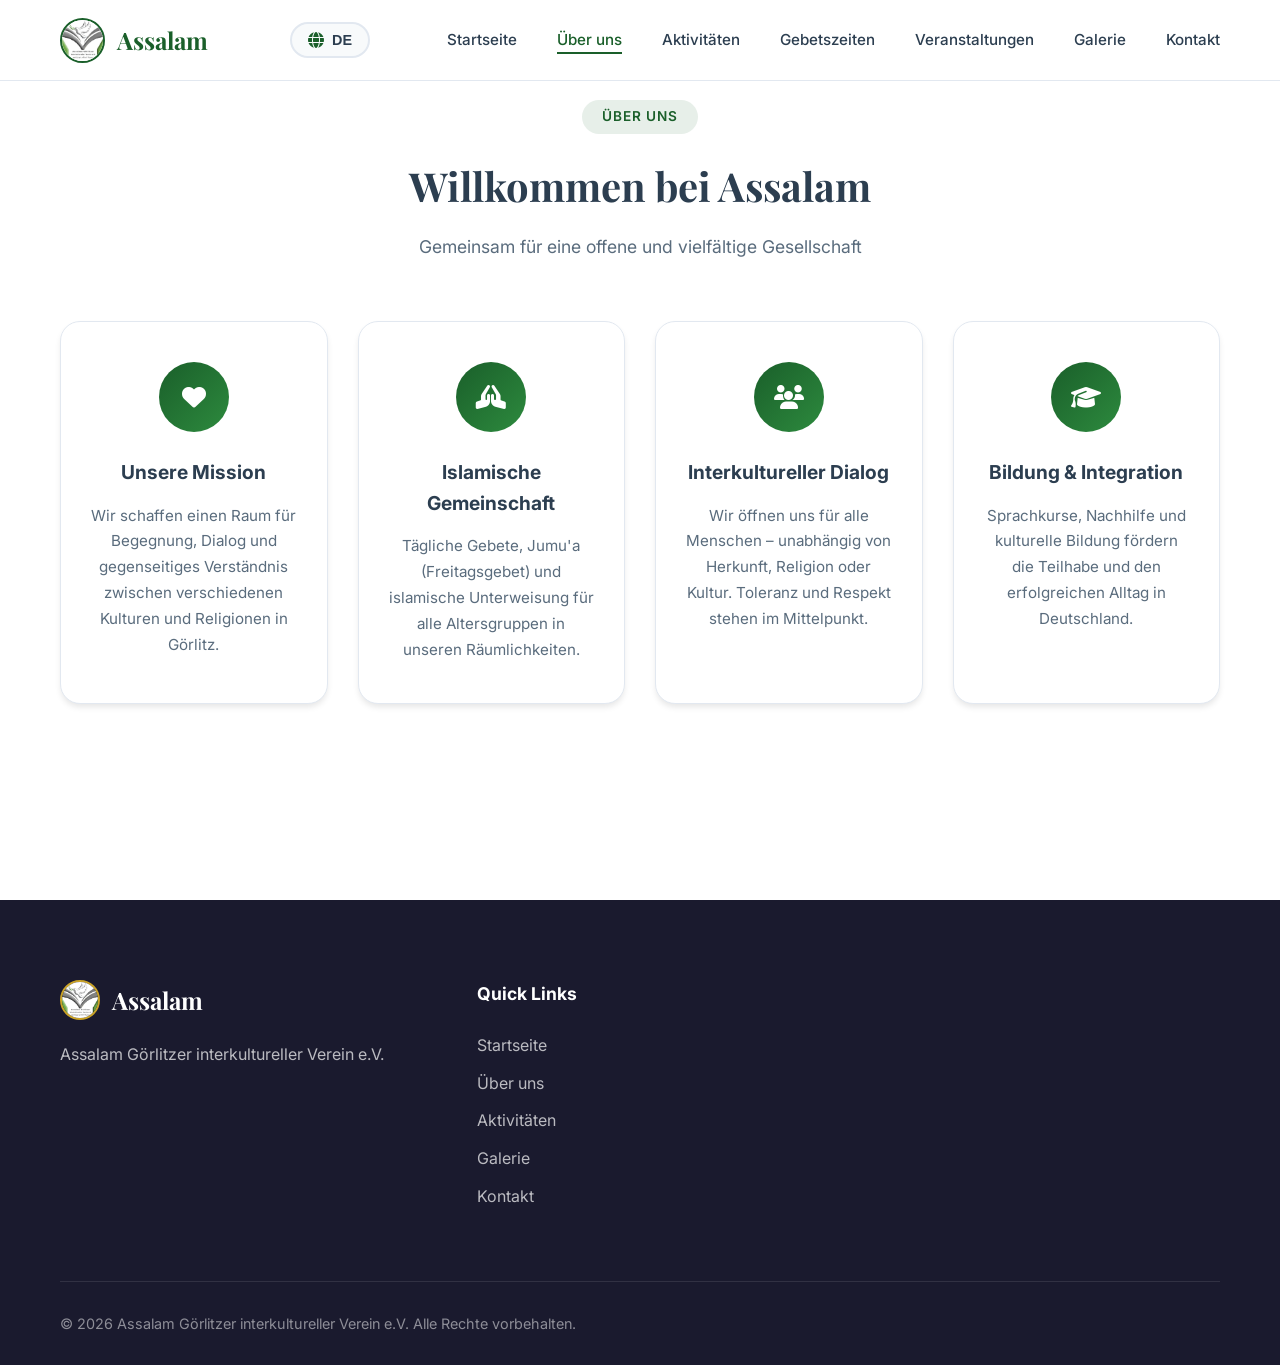
<file: about.html>
<!DOCTYPE html>
<html lang="de">
<head>
    <meta charset="UTF-8">
    <meta name="viewport" content="width=device-width, initial-scale=1.0">
    <title>Über uns - Assalam Görlitzer interkultureller Verein e.V.</title>
    <link rel="stylesheet" href="css/style.css?v=2">
    <link href="https://fonts.googleapis.com/css2?family=Inter:wght@300;400;500;600;700&family=Playfair+Display:wght@600;700&family=Noto+Naskh+Arabic:wght@400;600;700&family=Vazirmatn:wght@300;400;500;600;700&display=swap" rel="stylesheet">
    <link rel="stylesheet" href="https://cdnjs.cloudflare.com/ajax/libs/font-awesome/6.4.0/css/all.min.css">
    <style>.page-content { padding-top: 100px; min-height: 100vh; }</style>
<base target="_blank">
</head>
<body>
    <nav class="navbar" id="navbar">
        <div class="container nav-container">
            <a href="index.html" class="logo">
                <img src="images/LogoAssalam.jpg" alt="Assalam Logo" class="logo-img">
                <span>Assalam</span>
            </a>
            <div class="lang-selector">
                <button class="lang-btn" id="langBtn"><i class="fas fa-globe"></i><span class="current-lang">DE</span></button>
                <div class="lang-dropdown" id="langDropdown">
                    <button data-lang="de" class="active">Deutsch</button>
                     <button data-lang="en">English</button>
                    <button data-lang="pl">Polski</button>
                    <button data-lang="ar">العربية</button>
                    <button data-lang="fa">فارسی</button>
                </div>
            </div>
            <button class="nav-toggle" id="navToggle"><span></span><span></span><span></span></button>
            <ul class="nav-menu" id="navMenu">
                <li><a href="index.html" data-i18n="nav.home">Startseite</a></li>
                <li><a href="about.html" class="active" data-i18n="nav.about">Über uns</a></li>
                <li><a href="activities.html" data-i18n="nav.activities">Aktivitäten</a></li>
                <li><a href="prayer.html" data-i18n="nav.prayer">Gebetszeiten</a></li>
                <li><a href="events.html" data-i18n="nav.events">Veranstaltungen</a></li>
                <li><a href="gallery.html" data-i18n="nav.gallery">Galerie</a></li>
                <li><a href="contact.html" data-i18n="nav.contact">Kontakt</a></li>
            </ul>
        </div>
    </nav>

    <section class="page-content section-padding">
        <div class="container">
            <div class="section-header">
                <span class="section-tag" data-i18n="about.tag">Über uns</span>
                <h2 data-i18n="about.title">Willkommen bei Assalam</h2>
                <p class="section-desc" data-i18n="about.desc">Gemeinsam für eine offene und vielfältige Gesellschaft</p>
            </div>
            <div class="about-grid">
                <div class="about-card">
                    <div class="about-icon"><i class="fas fa-heart"></i></div>
                    <h3 data-i18n="about.mission.title">Unsere Mission</h3>
                    <p data-i18n="about.mission.text">Wir schaffen einen Raum für Begegnung, Dialog und gegenseitiges Verständnis zwischen verschiedenen Kulturen und Religionen in Görlitz.</p>
                </div>
                <div class="about-card">
                    <div class="about-icon"><i class="fas fa-praying-hands"></i></div>
                    <h3 data-i18n="about.islam.title">Islamische Gemeinschaft</h3>
                    <p data-i18n="about.islam.text">Tägliche Gebete, Jumu'a (Freitagsgebet) und islamische Unterweisung für alle Altersgruppen in unseren Räumlichkeiten.</p>
                </div>
                <div class="about-card">
                    <div class="about-icon"><i class="fas fa-users"></i></div>
                    <h3 data-i18n="about.dialog.title">Interkultureller Dialog</h3>
                    <p data-i18n="about.dialog.text">Wir öffnen uns für alle Menschen – unabhängig von Herkunft, Religion oder Kultur. Toleranz und Respekt stehen im Mittelpunkt.</p>
                </div>
                <div class="about-card">
                    <div class="about-icon"><i class="fas fa-graduation-cap"></i></div>
                    <h3 data-i18n="about.education.title">Bildung & Integration</h3>
                    <p data-i18n="about.education.text">Sprachkurse, Nachhilfe und kulturelle Bildung fördern die Teilhabe und den erfolgreichen Alltag in Deutschland.</p>
                </div>
            </div>
        </div>
    </section>

    <footer class="footer">
        <div class="container">
            <div class="footer-grid">
                <div class="footer-about">
                    <a href="index.html" class="footer-logo">
                        <img src="images/LogoAssalam.jpg" alt="Assalam Logo" class="footer-logo-img">
                        <span>Assalam</span>
                    </a>
                    <p>Assalam Görlitzer interkultureller Verein e.V.</p>
                </div>
                <div class="footer-links">
                    <h4>Quick Links</h4>
                    <ul>
                        <li><a href="index.html">Startseite</a></li>
                        <li><a href="about.html">Über uns</a></li>
                        <li><a href="activities.html">Aktivitäten</a></li>
                        <li><a href="gallery.html">Galerie</a></li>
                        <li><a href="contact.html">Kontakt</a></li>
                    </ul>
                </div>
            </div>
            <div class="footer-bottom">
                <p>&copy; 2026 Assalam Görlitzer interkultureller Verein e.V. Alle Rechte vorbehalten.</p>
            </div>
        </div>
    </footer>
    <script src="js/main.js"></script>
</body>
</html>
</file>
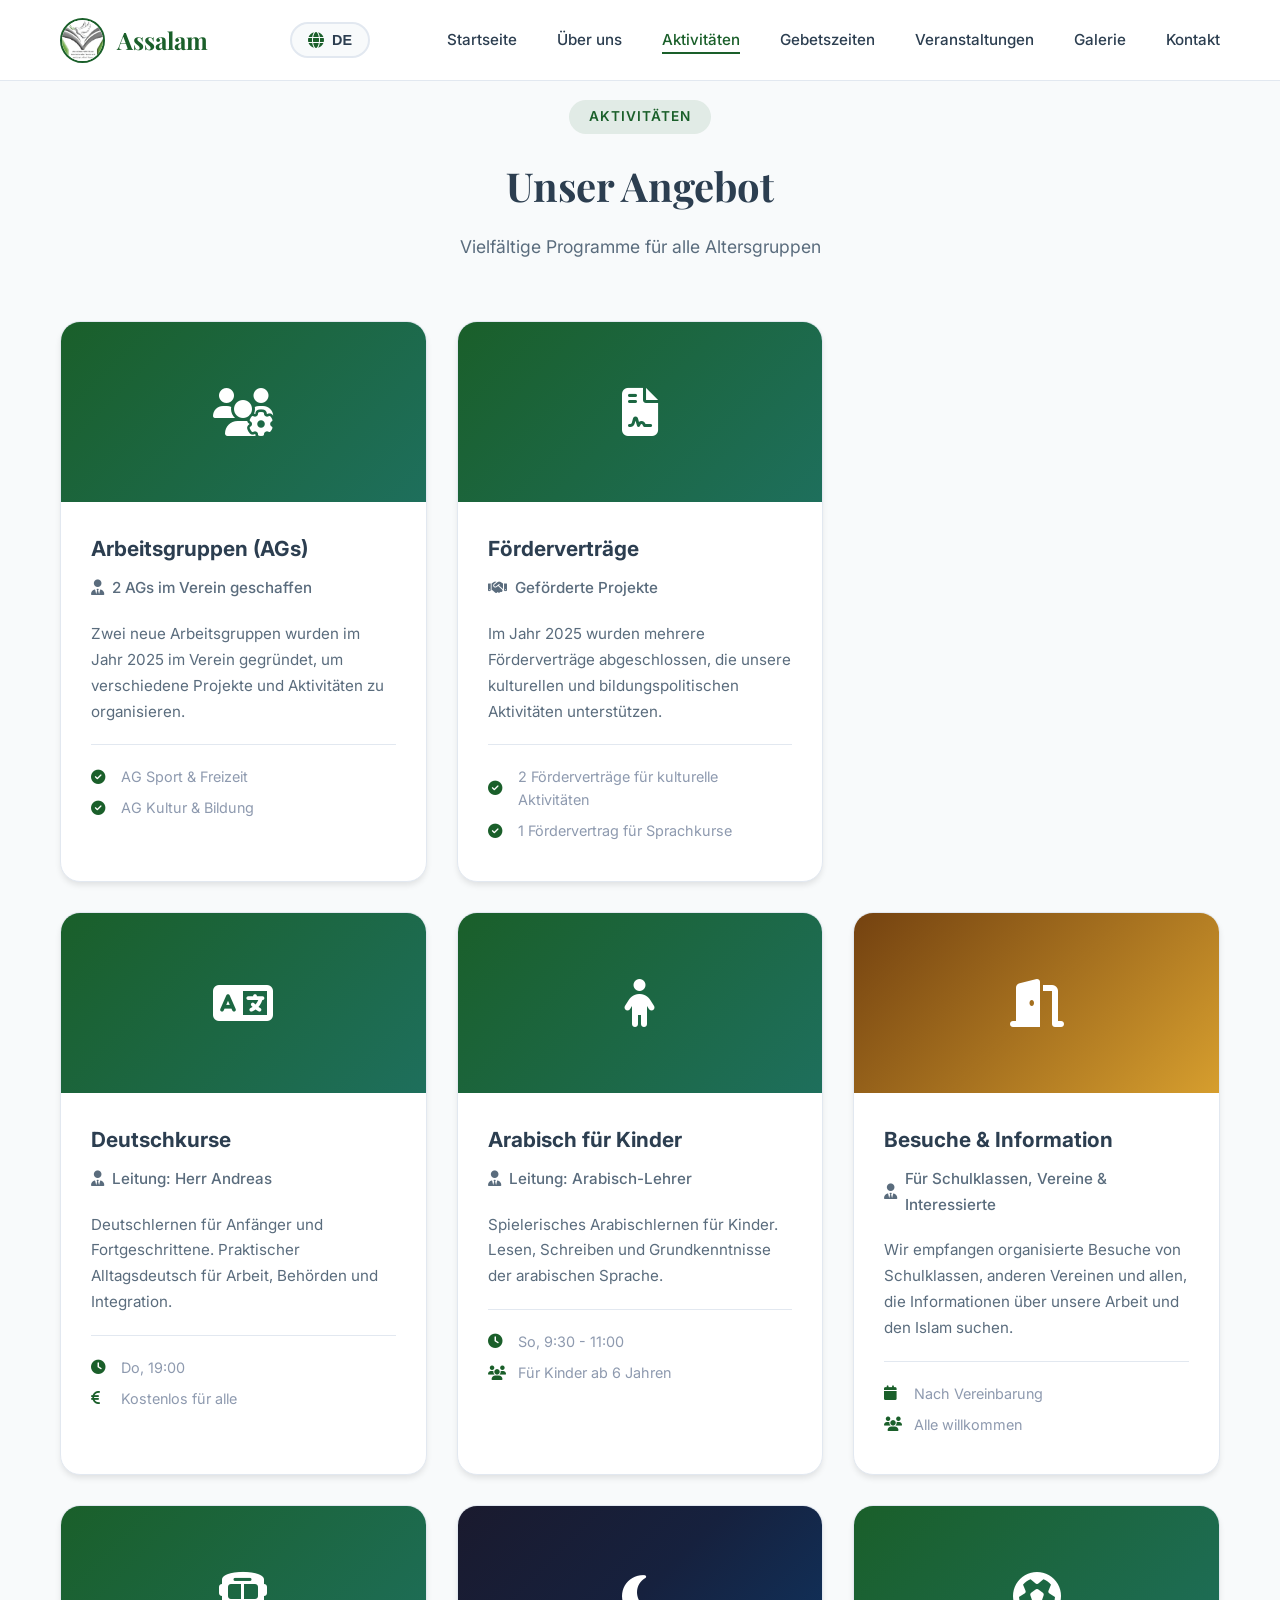
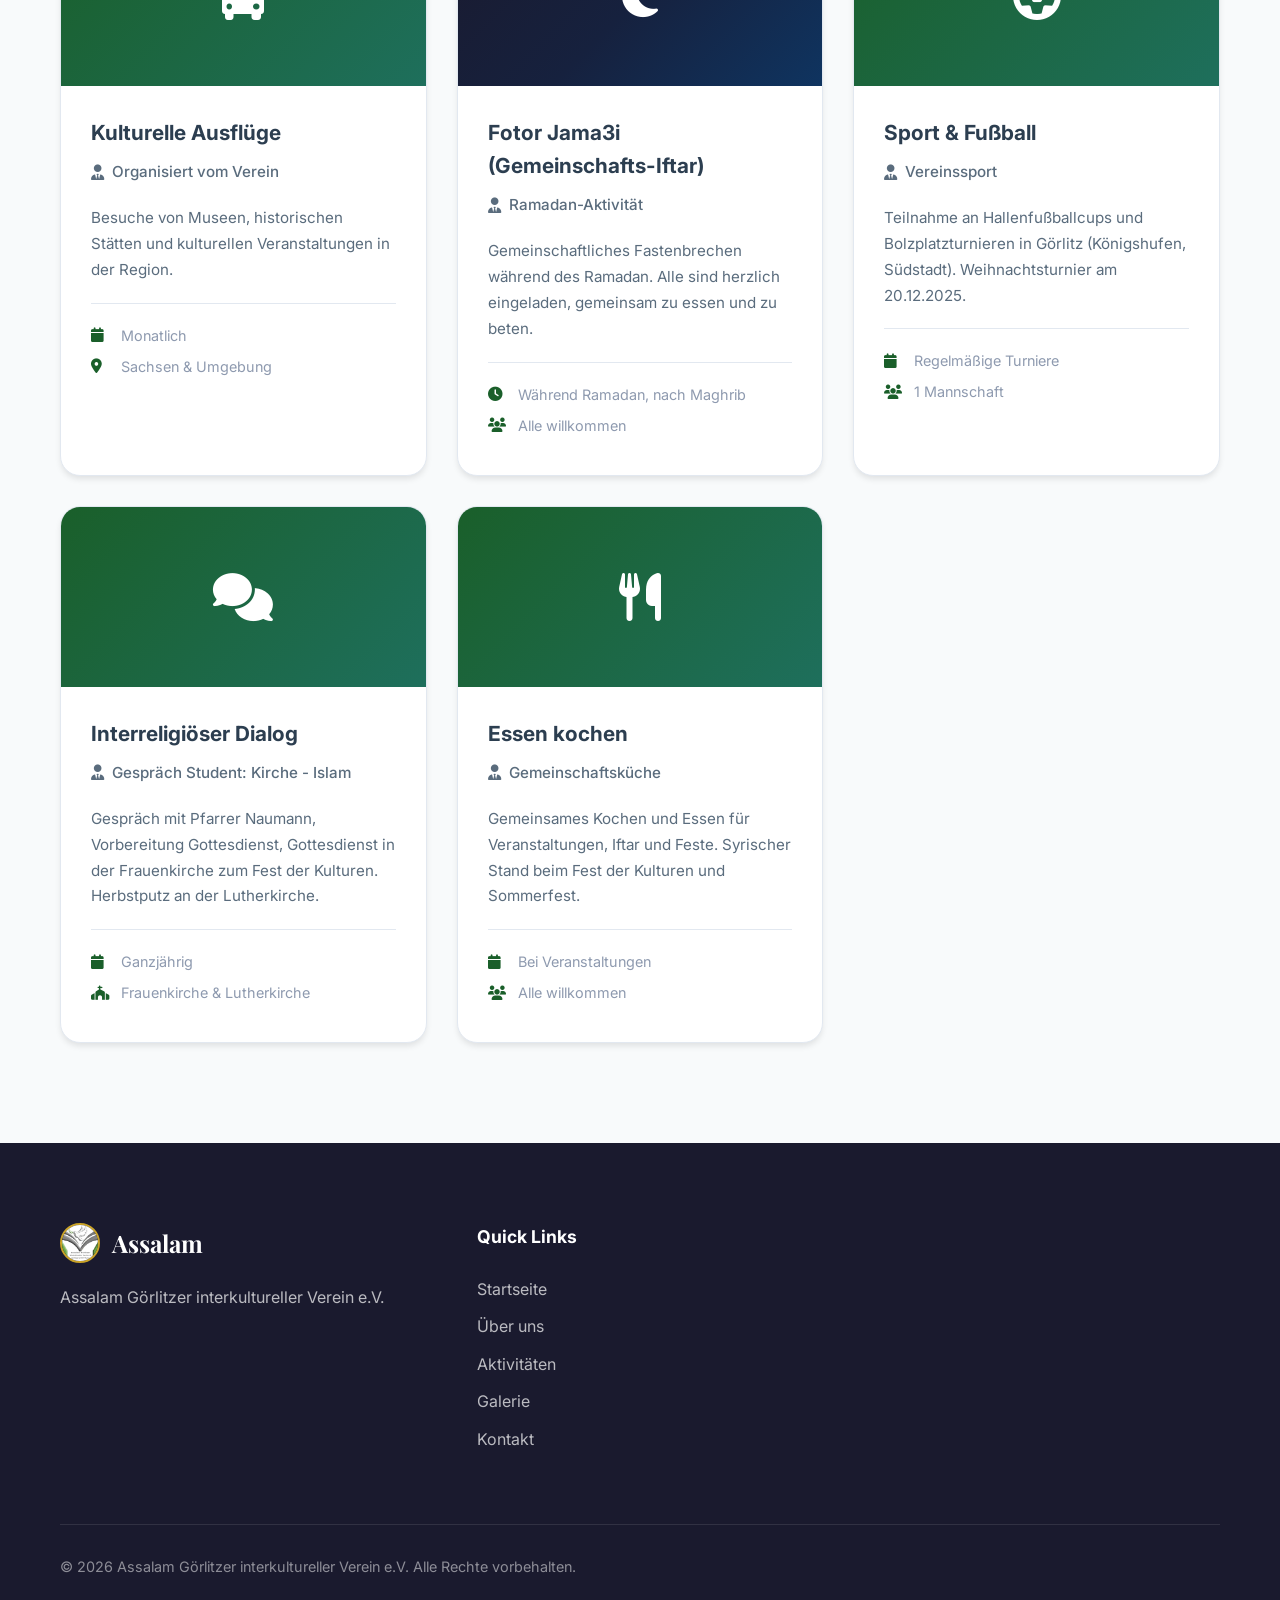
<file: activities.html>
<!DOCTYPE html>
<html lang="de">
<head>
    <meta charset="UTF-8">
    <meta name="viewport" content="width=device-width, initial-scale=1.0">
    <title>Aktivitäten - Assalam Görlitzer interkultureller Verein e.V.</title>
    <link rel="stylesheet" href="css/style.css?v=2">
    <link href="https://fonts.googleapis.com/css2?family=Inter:wght@300;400;500;600;700&family=Playfair+Display:wght@600;700&family=Noto+Naskh+Arabic:wght@400;600;700&family=Vazirmatn:wght@300;400;500;600;700&display=swap" rel="stylesheet">
    <link rel="stylesheet" href="https://cdnjs.cloudflare.com/ajax/libs/font-awesome/6.4.0/css/all.min.css">
    <style>.page-content { padding-top: 100px; min-height: 100vh; }</style>
<base target="_blank">
<base target="_blank">
</head>
<body>
    <nav class="navbar" id="navbar">
        <div class="container nav-container">
            <a href="index.html" class="logo">
                <img src="images/LogoAssalam.jpg" alt="Assalam Logo" class="logo-img">
                <span>Assalam</span>
            </a>
            <div class="lang-selector">
                <button class="lang-btn" id="langBtn"><i class="fas fa-globe"></i><span class="current-lang">DE</span></button>
                <div class="lang-dropdown" id="langDropdown">
                    <button data-lang="de" class="active">Deutsch</button>
                    <button data-lang="en">English</button>
                    <button data-lang="pl">Polski</button>
                    <button data-lang="ar">العربية</button>
                    <button data-lang="fa">فارسی</button>
                </div>
            </div>
            <button class="nav-toggle" id="navToggle"><span></span><span></span><span></span></button>
            <ul class="nav-menu" id="navMenu">
                <li><a href="index.html" data-i18n="nav.home">Startseite</a></li>
                <li><a href="about.html" data-i18n="nav.about">Über uns</a></li>
                <li><a href="activities.html" class="active" data-i18n="nav.activities">Aktivitäten</a></li>
                <li><a href="prayer.html" data-i18n="nav.prayer">Gebetszeiten</a></li>
                <li><a href="events.html" data-i18n="nav.events">Veranstaltungen</a></li>
                <li><a href="gallery.html" data-i18n="nav.gallery">Galerie</a></li>
                <li><a href="contact.html" data-i18n="nav.contact">Kontakt</a></li>
            </ul>
        </div>
    </nav>

    <section class="page-content section-padding bg-light">
        <div class="container">
            <div class="section-header">
                <span class="section-tag" data-i18n="activities.tag">Aktivitäten</span>
                <h2 data-i18n="activities.title">Unser Angebot</h2>
                <p class="section-desc" data-i18n="activities.desc">Vielfältige Programme für alle Altersgruppen</p>
            </div>

            <!-- AGs & Förderverträge -->
            <div class="activities-grid">
                <div class="activity-card">
                    <div class="activity-image"><i class="fas fa-users-cog"></i></div>
                    <div class="activity-content">
                        <h3 data-i18n="activities.ags.title">Arbeitsgruppen (AGs)</h3>
                        <p class="activity-instructor"><i class="fas fa-user-tie"></i> <span data-i18n="activities.ags.leader">2 AGs im Verein geschaffen</span></p>
                        <p data-i18n="activities.ags.text">Zwei neue Arbeitsgruppen wurden im Jahr 2025 im Verein gegründet, um verschiedene Projekte und Aktivitäten zu organisieren.</p>
                        <ul class="activity-details">
                            <li><i class="fas fa-check-circle"></i> <span data-i18n="activities.ags.detail1">AG Sport & Freizeit</span></li>
                            <li><i class="fas fa-check-circle"></i> <span data-i18n="activities.ags.detail2">AG Kultur & Bildung</span></li>
                        </ul>
                    </div>
                </div>
                <div class="activity-card">
                    <div class="activity-image"><i class="fas fa-file-contract"></i></div>
                    <div class="activity-content">
                        <h3 data-i18n="activities.foerderung.title">Förderverträge</h3>
                        <p class="activity-instructor"><i class="fas fa-handshake"></i> <span data-i18n="activities.foerderung.leader">Geförderte Projekte</span></p>
                        <p data-i18n="activities.foerderung.text">Im Jahr 2025 wurden mehrere Förderverträge abgeschlossen, die unsere kulturellen und bildungspolitischen Aktivitäten unterstützen.</p>
                        <ul class="activity-details">
                            <li><i class="fas fa-check-circle"></i> <span data-i18n="activities.foerderung.detail1">2 Förderverträge für kulturelle Aktivitäten</span></li>
                            <li><i class="fas fa-check-circle"></i> <span data-i18n="activities.foerderung.detail2">1 Fördervertrag für Sprachkurse</span></li>
                        </ul>
                    </div>
                </div>
            </div>

            <div class="activities-grid" style="margin-top: 30px;">
                <div class="activity-card">
                    <div class="activity-image"><i class="fas fa-language"></i></div>
                    <div class="activity-content">
                        <h3 data-i18n="activities.deutsch.title">Deutschkurse</h3>
                        <p class="activity-instructor"><i class="fas fa-user-tie"></i> <span data-i18n="activities.deutsch.leader">Leitung: Herr Andreas</span></p>
                        <p data-i18n="activities.deutsch.text">Deutschlernen für Anfänger und Fortgeschrittene. Praktischer Alltagsdeutsch für Arbeit, Behörden und Integration.</p>
                        <ul class="activity-details">
                            <li><i class="fas fa-clock"></i> <span data-i18n="activities.deutsch.time">Mo & Mi, 18:00 - 20:00</span></li>
                            <li><i class="fas fa-euro-sign"></i> <span data-i18n="activities.deutsch.price">Kostenlos für Mitglieder</span></li>
                        </ul>
                    </div>
                </div>
                <div class="activity-card">
                    <div class="activity-image"><i class="fas fa-child"></i></div>
                    <div class="activity-content">
                        <h3 data-i18n="activities.arabic.title">Arabisch für Kinder</h3>
                        <p class="activity-instructor"><i class="fas fa-user-tie"></i> <span data-i18n="activities.arabic.leader">Leitung: Arabisch-Lehrer</span></p>
                        <p data-i18n="activities.arabic.text">Spielerisches Arabischlernen für Kinder. Lesen, Schreiben und Grundkenntnisse der arabischen Sprache. Abschlussfeier im August 2025.</p>
                        <ul class="activity-details">
                            <li><i class="fas fa-clock"></i> <span data-i18n="activities.arabic.time">Sa, 10:00 - 12:00</span></li>
                            <li><i class="fas fa-users"></i> <span data-i18n="activities.arabic.age">6-14 Jahre</span></li>
                        </ul>
                    </div>
                </div>
                <div class="activity-card">
                    <div class="activity-image visit-bg"><i class="fas fa-door-open"></i></div>
                    <div class="activity-content">
                        <h3 data-i18n="activities.visits.title">Besuche & Information</h3>
                        <p class="activity-instructor"><i class="fas fa-user-tie"></i> <span data-i18n="activities.visits.leader">Für Schulklassen, Vereine & Interessierte</span></p>
                        <p data-i18n="activities.visits.text">Wir empfangen organisierte Besuche von Schulklassen (z.B. 7. Klasse Waldorfschule), anderen Vereinen und allen, die Informationen über unsere Arbeit und den Islam suchen.</p>
                        <ul class="activity-details">
                            <li><i class="fas fa-calendar"></i> <span data-i18n="activities.visits.time">Nach Vereinbarung</span></li>
                            <li><i class="fas fa-users"></i> <span data-i18n="activities.visits.note">Alle willkommen</span></li>
                        </ul>
                    </div>
                </div>
                <div class="activity-card">
                    <div class="activity-image"><i class="fas fa-bus"></i></div>
                    <div class="activity-content">
                        <h3 data-i18n="activities.trips.title">Kulturelle Ausflüge</h3>
                        <p class="activity-instructor"><i class="fas fa-user-tie"></i> <span data-i18n="activities.trips.leader">Organisiert vom Verein</span></p>
                        <p data-i18n="activities.trips.text">Besuche von Museen, historischen Stätten, Jump Arena, Neisse Bad und kulturellen Veranstaltungen in der Region.</p>
                        <ul class="activity-details">
                            <li><i class="fas fa-calendar"></i> <span data-i18n="activities.trips.time">Regelmäßig</span></li>
                            <li><i class="fas fa-map-marker-alt"></i> <span data-i18n="activities.trips.location">Sachsen & Umgebung</span></li>
                        </ul>
                    </div>
                </div>
                <div class="activity-card">
                    <div class="activity-image ramadan-bg"><i class="fas fa-moon"></i></div>
                    <div class="activity-content">
                        <h3 data-i18n="activities.iftar.title">Fotor Jama3i (Gemeinschafts-Iftar)</h3>
                        <p class="activity-instructor"><i class="fas fa-user-tie"></i> <span data-i18n="activities.iftar.leader">Ramadan-Aktivität</span></p>
                        <p data-i18n="activities.iftar.text">Gemeinschaftliches Fastenbrechen während des Ramadan. Alle sind herzlich eingeladen, gemeinsam zu essen und zu beten. März 2025.</p>
                        <ul class="activity-details">
                            <li><i class="fas fa-clock"></i> <span data-i18n="activities.iftar.time">Während Ramadan, nach Maghrib</span></li>
                            <li><i class="fas fa-users"></i> <span data-i18n="activities.iftar.note">Alle willkommen</span></li>
                        </ul>
                    </div>
                </div>
                <div class="activity-card">
                    <div class="activity-image"><i class="fas fa-futbol"></i></div>
                    <div class="activity-content">
                        <h3 data-i18n="activities.sport.title">Sport & Fußball</h3>
                        <p class="activity-instructor"><i class="fas fa-user-tie"></i> <span data-i18n="activities.sport.leader">Vereinssport</span></p>
                        <p data-i18n="activities.sport.text">Teilnahme an Hallenfußballcups und Bolzplatzturnieren in Görlitz (Königshufen, Südstadt). Weihnachtsturnier am 20.12.2025.</p>
                        <ul class="activity-details">
                            <li><i class="fas fa-calendar"></i> <span data-i18n="activities.sport.time">Regelmäßige Turniere</span></li>
                            <li><i class="fas fa-users"></i> <span data-i18n="activities.sport.note">1 Mannschaft</span></li>
                        </ul>
                    </div>
                </div>
                <div class="activity-card">
                    <div class="activity-image"><i class="fas fa-comments"></i></div>
                    <div class="activity-content">
                        <h3 data-i18n="activities.dialog.title">Interreligiöser Dialog</h3>
                        <p class="activity-instructor"><i class="fas fa-user-tie"></i> <span data-i18n="activities.dialog.leader">Gespräch Student: Kirche - Islam</span></p>
                        <p data-i18n="activities.dialog.text">Gespräch mit Pfarrer Naumann, Vorbereitung Gottesdienst, Gottesdienst in der Frauenkirche zum Fest der Kulturen. Herbstputz an der Lutherkirche.</p>
                        <ul class="activity-details">
                            <li><i class="fas fa-calendar"></i> <span data-i18n="activities.dialog.time">Ganzjährig</span></li>
                            <li><i class="fas fa-church"></i> <span data-i18n="activities.dialog.note">Frauenkirche & Lutherkirche</span></li>
                        </ul>
                    </div>
                </div>
                <div class="activity-card">
                    <div class="activity-image"><i class="fas fa-utensils"></i></div>
                    <div class="activity-content">
                        <h3 data-i18n="activities.kochen.title">Essen kochen</h3>
                        <p class="activity-instructor"><i class="fas fa-user-tie"></i> <span data-i18n="activities.kochen.leader">Gemeinschaftsküche</span></p>
                        <p data-i18n="activities.kochen.text">Gemeinsames Kochen und Essen für Veranstaltungen, Iftar und Feste. Syrischer Stand beim Fest der Kulturen und Sommerfest.</p>
                        <ul class="activity-details">
                            <li><i class="fas fa-calendar"></i> <span data-i18n="activities.kochen.time">Bei Veranstaltungen</span></li>
                            <li><i class="fas fa-users"></i> <span data-i18n="activities.kochen.note">Alle willkommen</span></li>
                        </ul>
                    </div>
                </div>
            </div>
        </div>
    </section>

    <footer class="footer">
        <div class="container">
            <div class="footer-grid">
                <div class="footer-about">
                    <a href="index.html" class="footer-logo">
                        <img src="images/LogoAssalam.jpg" alt="Assalam Logo" class="footer-logo-img">
                        <span>Assalam</span>
                    </a>
                    <p>Assalam Görlitzer interkultureller Verein e.V.</p>
                </div>
                <div class="footer-links">
                    <h4>Quick Links</h4>
                    <ul>
                        <li><a href="index.html">Startseite</a></li>
                        <li><a href="about.html">Über uns</a></li>
                        <li><a href="activities.html">Aktivitäten</a></li>
                        <li><a href="gallery.html">Galerie</a></li>
                        <li><a href="contact.html">Kontakt</a></li>
                    </ul>
                </div>
            </div>
            <div class="footer-bottom">
                <p>&copy; 2026 Assalam Görlitzer interkultureller Verein e.V. Alle Rechte vorbehalten.</p>
            </div>
        </div>
    </footer>
    <script src="js/main.js"></script>
</body>
</html>
</file>
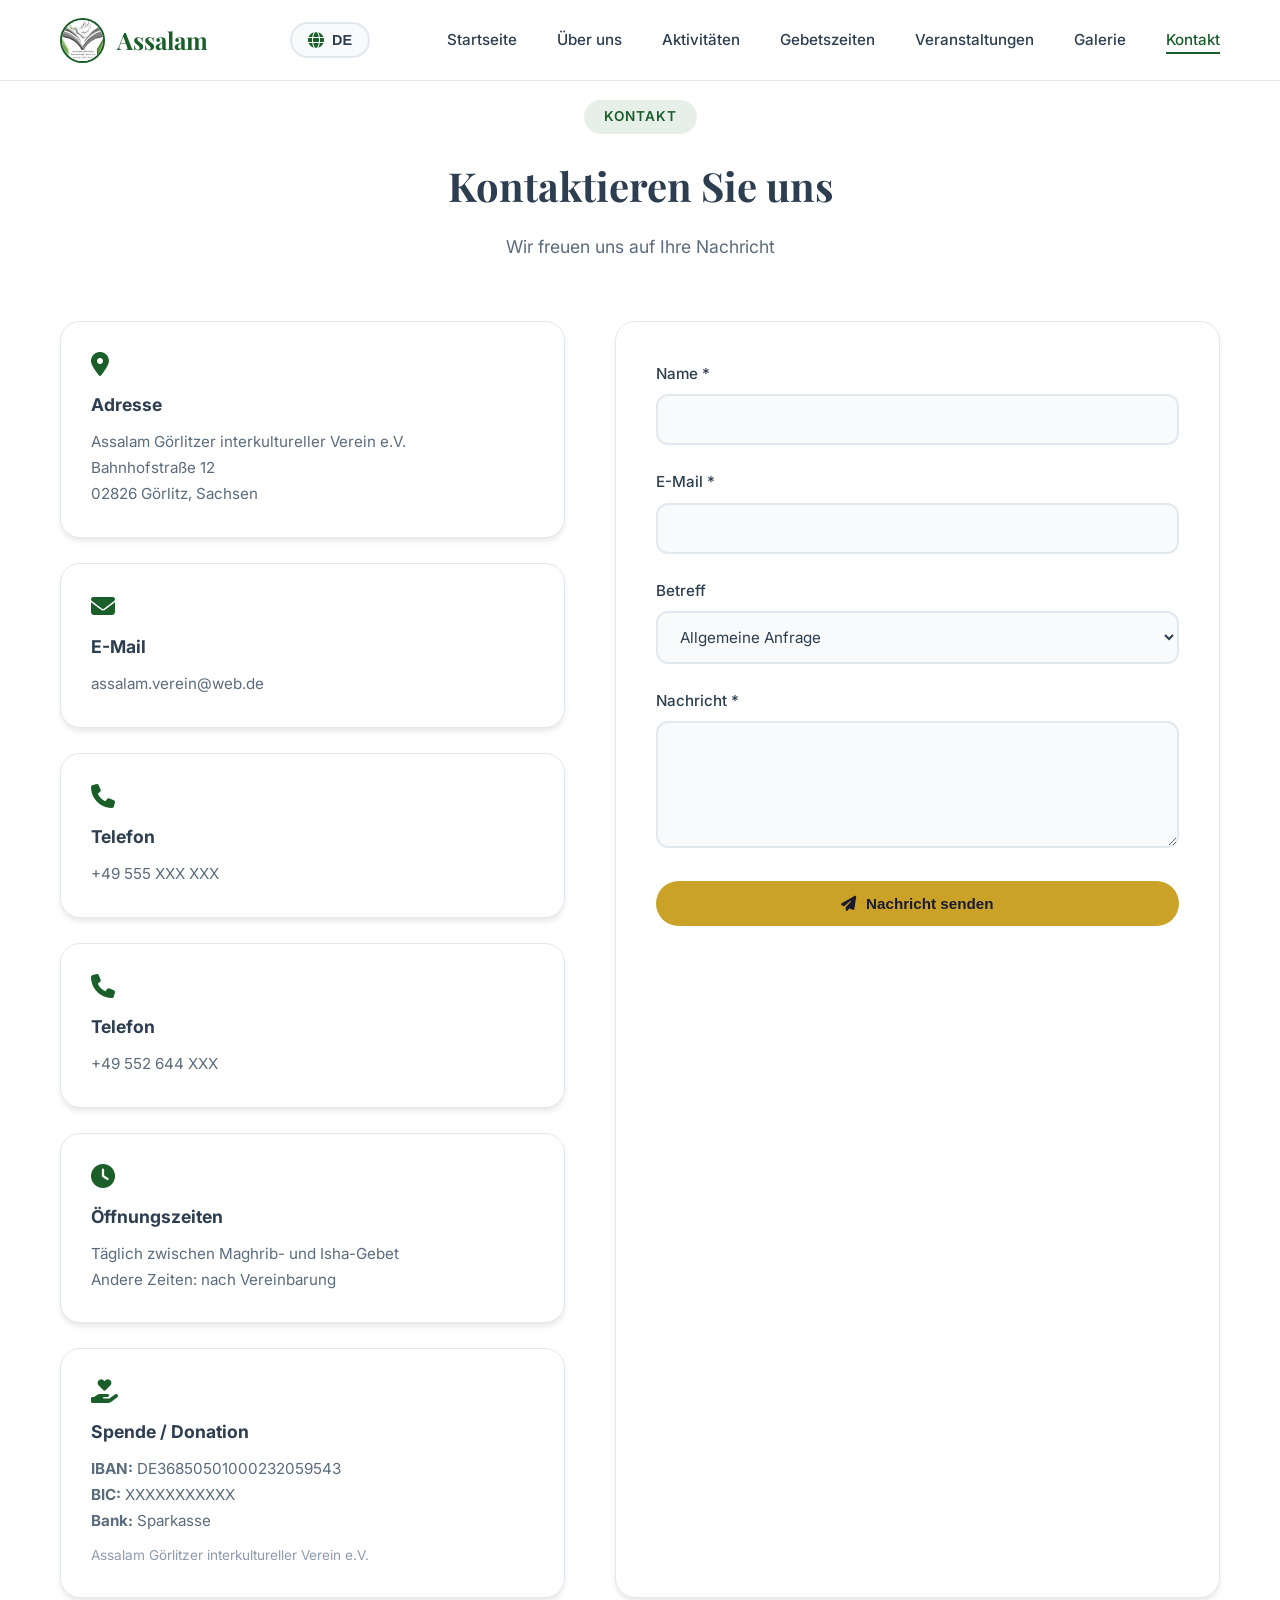
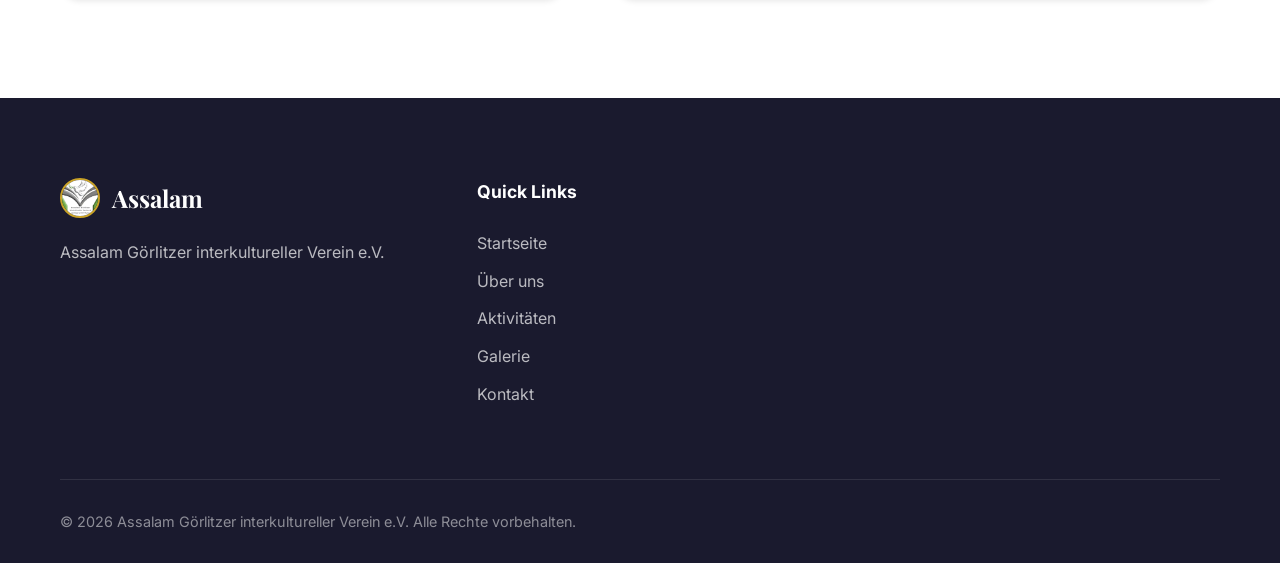
<file: contact.html>
<!DOCTYPE html>
<html lang="de">
<head>
    <meta charset="UTF-8">
    <meta name="viewport" content="width=device-width, initial-scale=1.0">
    <title>Kontakt - Assalam Görlitzer interkultureller Verein e.V.</title>
    <link rel="stylesheet" href="css/style.css?v=2">
    <link href="https://fonts.googleapis.com/css2?family=Inter:wght@300;400;500;600;700&family=Playfair+Display:wght@600;700&family=Noto+Naskh+Arabic:wght@400;600;700&family=Vazirmatn:wght@300;400;500;600;700&display=swap" rel="stylesheet">
    <link rel="stylesheet" href="https://cdnjs.cloudflare.com/ajax/libs/font-awesome/6.4.0/css/all.min.css">
    <style>.page-content { padding-top: 100px; min-height: 100vh; }</style>
<base target="_blank">
</head>
<body>
    <nav class="navbar" id="navbar">
        <div class="container nav-container">
            <a href="index.html" class="logo">
                <img src="images/LogoAssalam.jpg" alt="Assalam Logo" class="logo-img">
                <span>Assalam</span>
            </a>
            <div class="lang-selector">
                <button class="lang-btn" id="langBtn"><i class="fas fa-globe"></i><span class="current-lang">DE</span></button>
                <div class="lang-dropdown" id="langDropdown">
                    <button data-lang="de" class="active">Deutsch</button>
                    <button data-lang="en">English</button>
                    <button data-lang="pl">Polski</button>
                    <button data-lang="ar">العربية</button>
                    <button data-lang="fa">فارسی</button>
                </div>
            </div>
            <button class="nav-toggle" id="navToggle"><span></span><span></span><span></span></button>
            <ul class="nav-menu" id="navMenu">
                <li><a href="index.html" data-i18n="nav.home">Startseite</a></li>
                <li><a href="about.html" data-i18n="nav.about">Über uns</a></li>
                <li><a href="activities.html" data-i18n="nav.activities">Aktivitäten</a></li>
                <li><a href="prayer.html" data-i18n="nav.prayer">Gebetszeiten</a></li>
                <li><a href="events.html" data-i18n="nav.events">Veranstaltungen</a></li>
                <li><a href="gallery.html" data-i18n="nav.gallery">Galerie</a></li>
                <li><a href="contact.html" class="active" data-i18n="nav.contact">Kontakt</a></li>
            </ul>
        </div>
    </nav>

    <section class="page-content section-padding">
        <div class="container">
            <div class="section-header">
                <span class="section-tag" data-i18n="contact.tag">Kontakt</span>
                <h2 data-i18n="contact.title">Kontaktieren Sie uns</h2>
                <p class="section-desc" data-i18n="contact.desc">Wir freuen uns auf Ihre Nachricht</p>
            </div>
            <div class="contact-grid">
                <div class="contact-info" id="contactInfo">
                    <!-- Loaded from contact-info.json -->
                </div>
                <div class="contact-form-wrapper">
                    <form class="contact-form" id="contactForm">
                        <div class="form-group">
                            <label for="name" data-i18n="contact.form.name">Name *</label>
                            <input type="text" id="name" name="name" required>
                        </div>
                        <div class="form-group">
                            <label for="email" data-i18n="contact.form.email">E-Mail *</label>
                            <input type="email" id="email" name="email" required>
                        </div>
                        <div class="form-group">
                            <label for="subject" data-i18n="contact.form.subject">Betreff</label>
                            <select id="subject" name="subject">
                                <option value="allgemein" data-i18n="contact.form.subjects.general">Allgemeine Anfrage</option>
                                <option value="mitgliedschaft" data-i18n="contact.form.subjects.membership">Mitgliedschaft</option>
                                <option value="deutschkurs" data-i18n="contact.form.subjects.german">Deutschkurs</option>
                                <option value="arabisch" data-i18n="contact.form.subjects.arabic">Arabisch für Kinder</option>
                                <option value="verwaltung" data-i18n="contact.form.subjects.admin">Verwaltungshilfe</option>
                                <option value="besuch" data-i18n="contact.form.subjects.visit">Besuch anmelden</option>
                                <option value="spende" data-i18n="contact.form.subjects.donation">Spende</option>
                                <option value="andere" data-i18n="contact.form.subjects.other">Andere</option>
                            </select>
                        </div>
                        <div class="form-group">
                            <label for="message" data-i18n="contact.form.message">Nachricht *</label>
                            <textarea id="message" name="message" rows="5" required></textarea>
                        </div>
                        <button type="submit" class="btn btn-primary btn-full">
                            <i class="fas fa-paper-plane"></i> <span data-i18n="contact.form.submit">Nachricht senden</span>
                        </button>
                    </form>
                </div>
            </div>
        </div>
    </section>

    <footer class="footer">
        <div class="container">
            <div class="footer-grid">
                <div class="footer-about">
                    <a href="index.html" class="footer-logo">
                        <img src="images/LogoAssalam.jpg" alt="Assalam Logo" class="footer-logo-img">
                        <span>Assalam</span>
                    </a>
                    <p>Assalam Görlitzer interkultureller Verein e.V.</p>
                </div>
                <div class="footer-links">
                    <h4>Quick Links</h4>
                    <ul>
                        <li><a href="index.html">Startseite</a></li>
                        <li><a href="about.html">Über uns</a></li>
                        <li><a href="activities.html">Aktivitäten</a></li>
                        <li><a href="gallery.html">Galerie</a></li>
                        <li><a href="contact.html">Kontakt</a></li>
                    </ul>
                </div>
            </div>
            <div class="footer-bottom">
                <p>&copy; 2026 Assalam Görlitzer interkultureller Verein e.V. Alle Rechte vorbehalten.</p>
            </div>
        </div>
    </footer>
    <script src="js/main.js"></script>
</body>
</html>
</file>
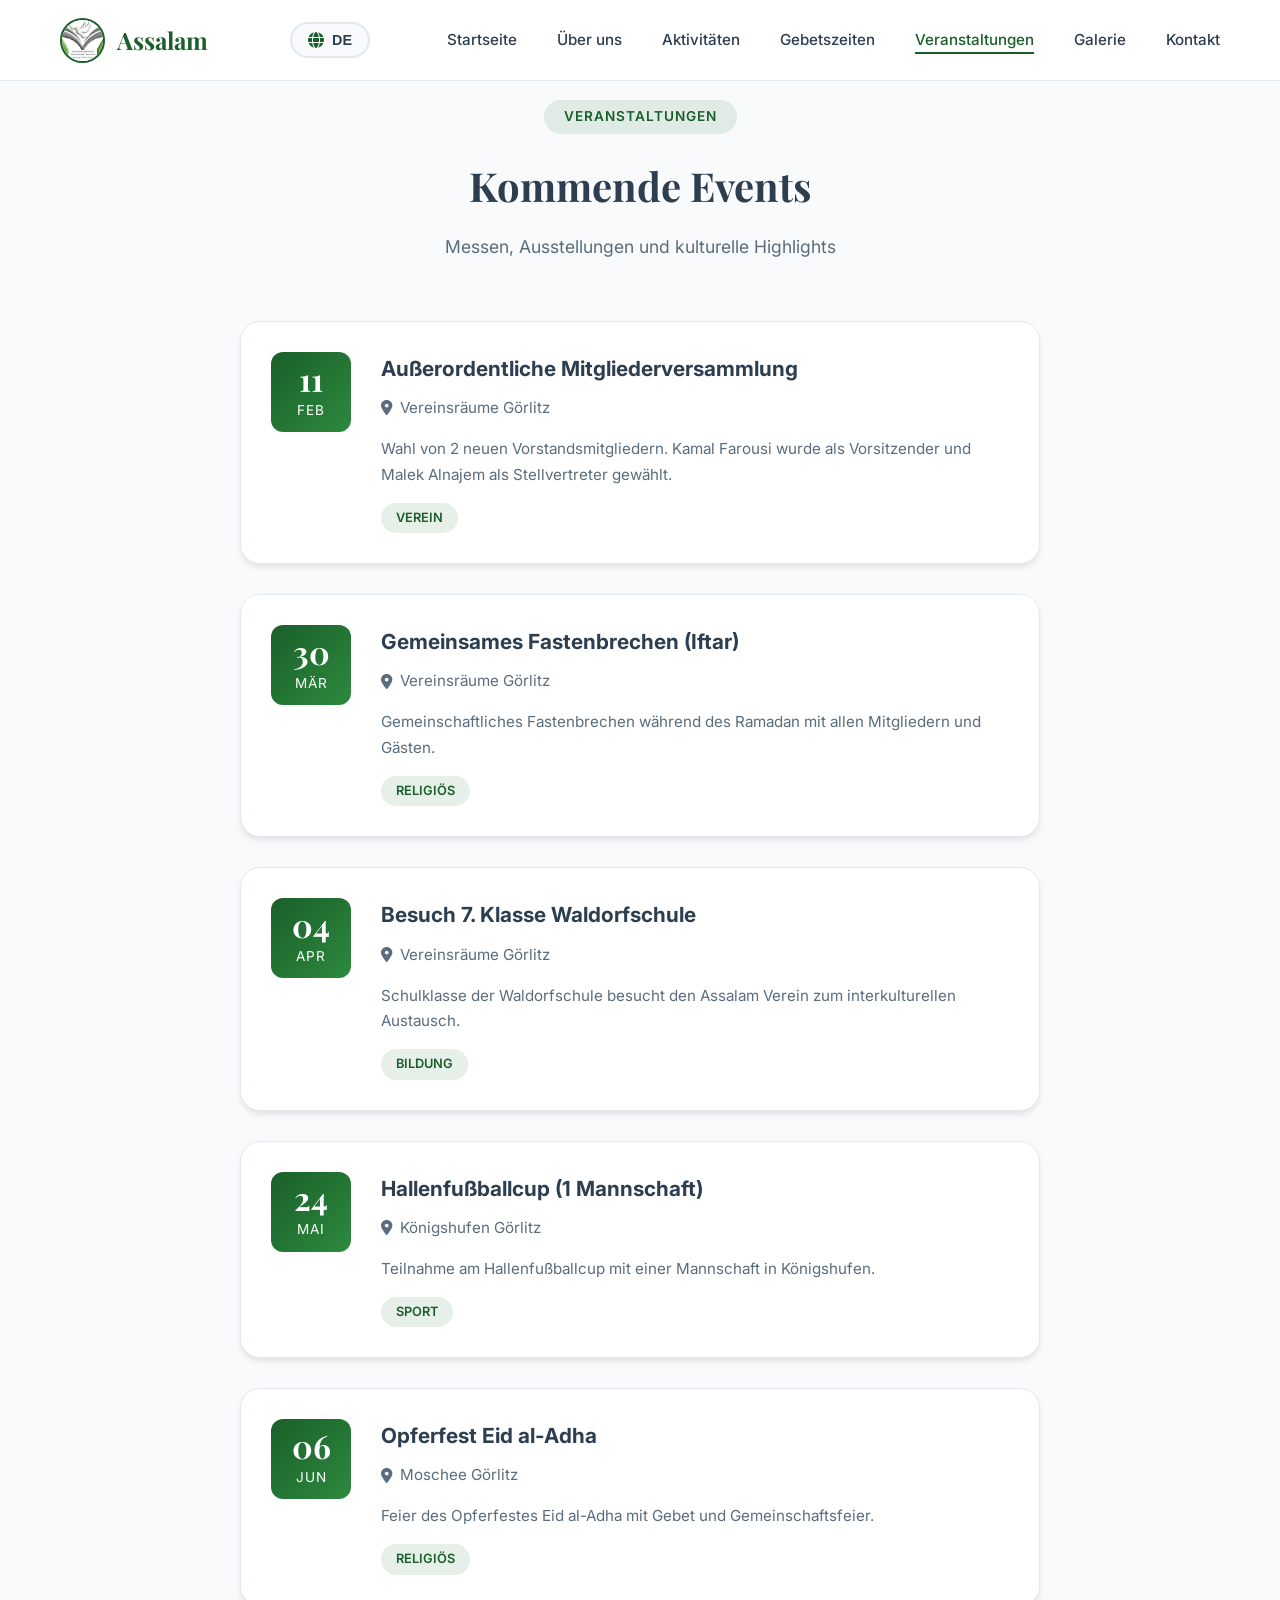
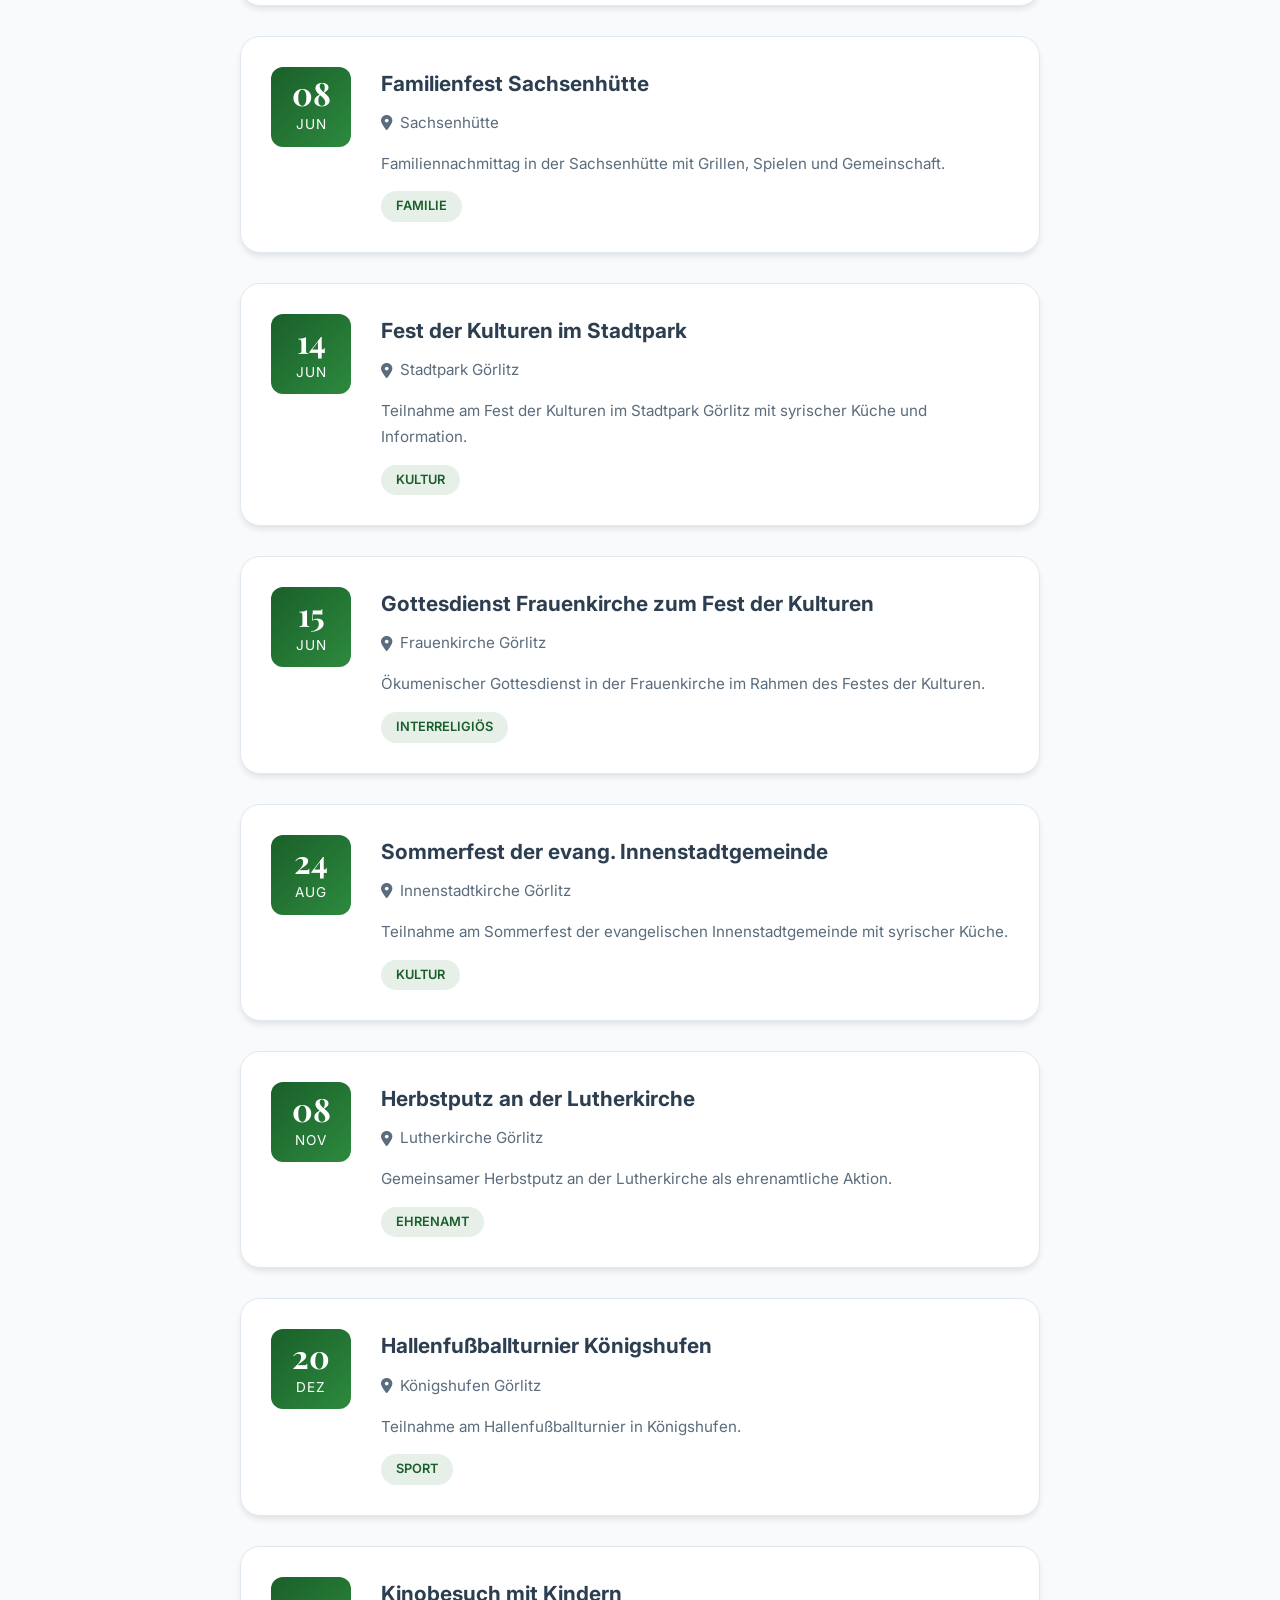
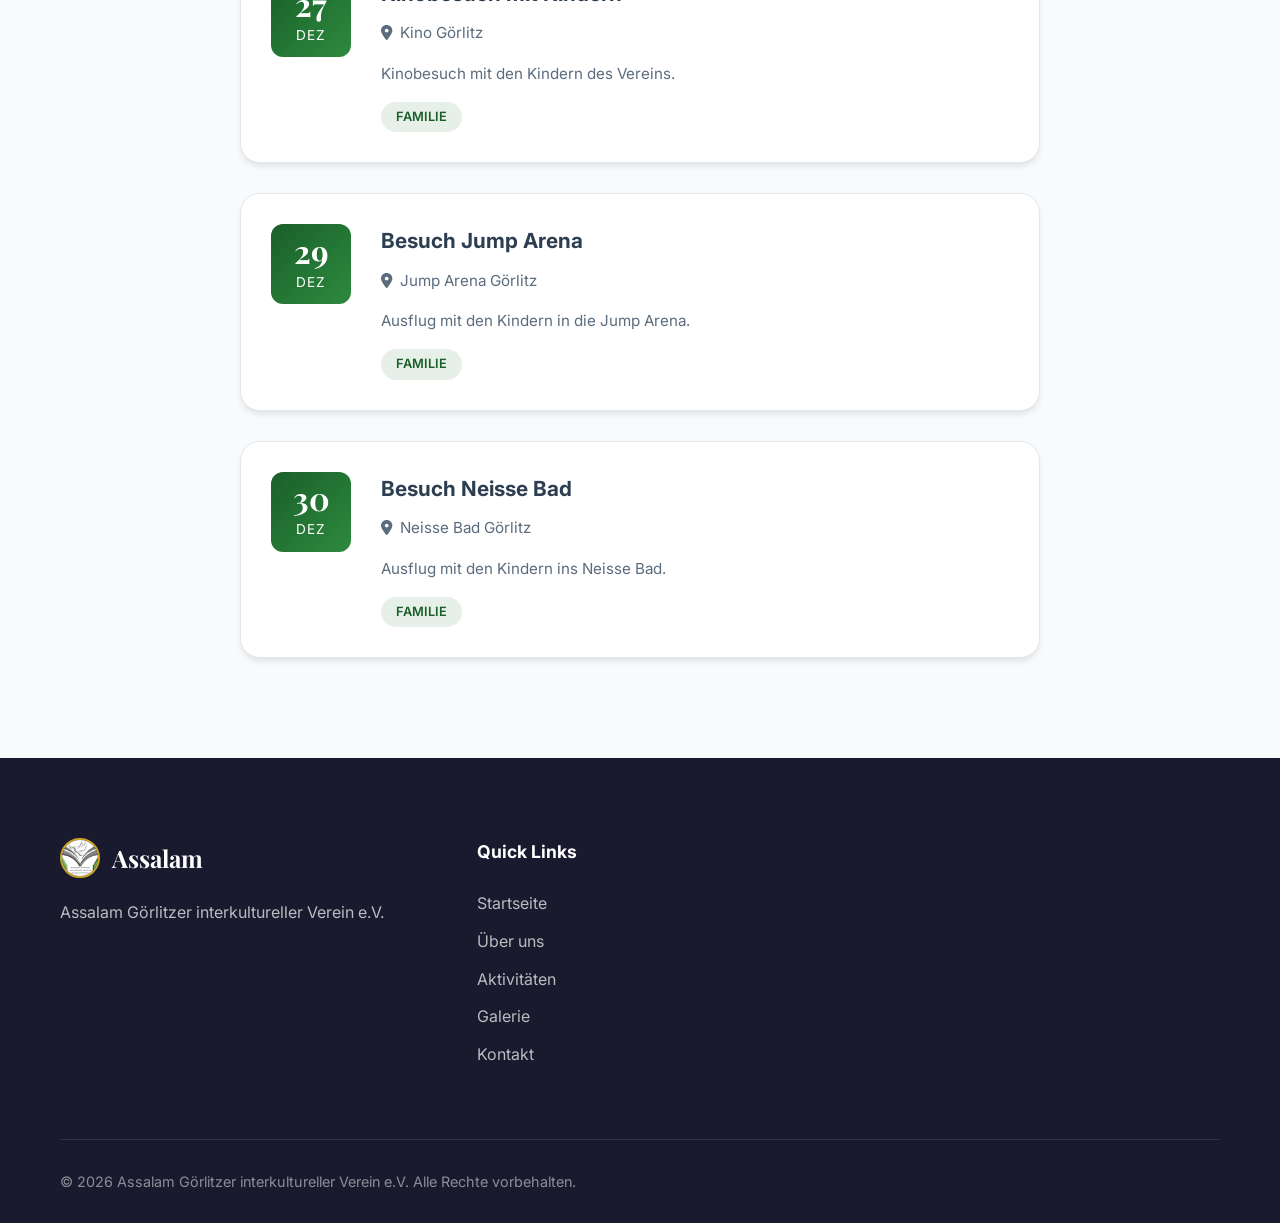
<file: events.html>
<!DOCTYPE html>
<html lang="de">
<head>
    <meta charset="UTF-8">
    <meta name="viewport" content="width=device-width, initial-scale=1.0">
    <title>Veranstaltungen - Assalam Görlitzer interkultureller Verein e.V.</title>
    <link rel="stylesheet" href="css/style.css?v=2">
    <link href="https://fonts.googleapis.com/css2?family=Inter:wght@300;400;500;600;700&family=Playfair+Display:wght@600;700&family=Noto+Naskh+Arabic:wght@400;600;700&family=Vazirmatn:wght@300;400;500;600;700&display=swap" rel="stylesheet">
    <link rel="stylesheet" href="https://cdnjs.cloudflare.com/ajax/libs/font-awesome/6.4.0/css/all.min.css">
    <style>.page-content { padding-top: 100px; min-height: 100vh; }</style>
<base target="_blank">
</head>
<body>
    <nav class="navbar" id="navbar">
        <div class="container nav-container">
            <a href="index.html" class="logo">
                <img src="images/LogoAssalam.jpg" alt="Assalam Logo" class="logo-img">
                <span>Assalam</span>
            </a>
            <div class="lang-selector">
                <button class="lang-btn" id="langBtn"><i class="fas fa-globe"></i><span class="current-lang">DE</span></button>
                <div class="lang-dropdown" id="langDropdown">
                    <button data-lang="de" class="active">Deutsch</button>
                    <button data-lang="en">English</button>
                    <button data-lang="pl">Polski</button>
                    <button data-lang="ar">العربية</button>
                    <button data-lang="fa">فارسی</button>
                </div>
            </div>
            <button class="nav-toggle" id="navToggle"><span></span><span></span><span></span></button>
            <ul class="nav-menu" id="navMenu">
                <li><a href="index.html" data-i18n="nav.home">Startseite</a></li>
                <li><a href="about.html" data-i18n="nav.about">Über uns</a></li>
                <li><a href="activities.html" data-i18n="nav.activities">Aktivitäten</a></li>
                <li><a href="prayer.html" data-i18n="nav.prayer">Gebetszeiten</a></li>
                <li><a href="events.html" class="active" data-i18n="nav.events">Veranstaltungen</a></li>
                <li><a href="gallery.html" data-i18n="nav.gallery">Galerie</a></li>
                <li><a href="contact.html" data-i18n="nav.contact">Kontakt</a></li>
            </ul>
        </div>
    </nav>

    <section class="page-content section-padding bg-light">
        <div class="container">
            <div class="section-header">
                <span class="section-tag" data-i18n="events.tag">Veranstaltungen</span>
                <h2 data-i18n="events.title">Kommende Events</h2>
                <p class="section-desc" data-i18n="events.desc">Messen, Ausstellungen und kulturelle Highlights</p>
            </div>
            <div class="events-timeline" id="eventsContainer">
                <!-- Events loaded from events.json -->
            </div>
        </div>
    </section>

    <footer class="footer">
        <div class="container">
            <div class="footer-grid">
                <div class="footer-about">
                    <a href="index.html" class="footer-logo">
                        <img src="images/LogoAssalam.jpg" alt="Assalam Logo" class="footer-logo-img">
                        <span>Assalam</span>
                    </a>
                    <p>Assalam Görlitzer interkultureller Verein e.V.</p>
                </div>
                <div class="footer-links">
                    <h4>Quick Links</h4>
                    <ul>
                        <li><a href="index.html">Startseite</a></li>
                        <li><a href="about.html">Über uns</a></li>
                        <li><a href="activities.html">Aktivitäten</a></li>
                        <li><a href="gallery.html">Galerie</a></li>
                        <li><a href="contact.html">Kontakt</a></li>
                    </ul>
                </div>
            </div>
            <div class="footer-bottom">
                <p>&copy; 2026 Assalam Görlitzer interkultureller Verein e.V. Alle Rechte vorbehalten.</p>
            </div>
        </div>
    </footer>
    <script src="js/main.js"></script>
</body>
</html>
</file>
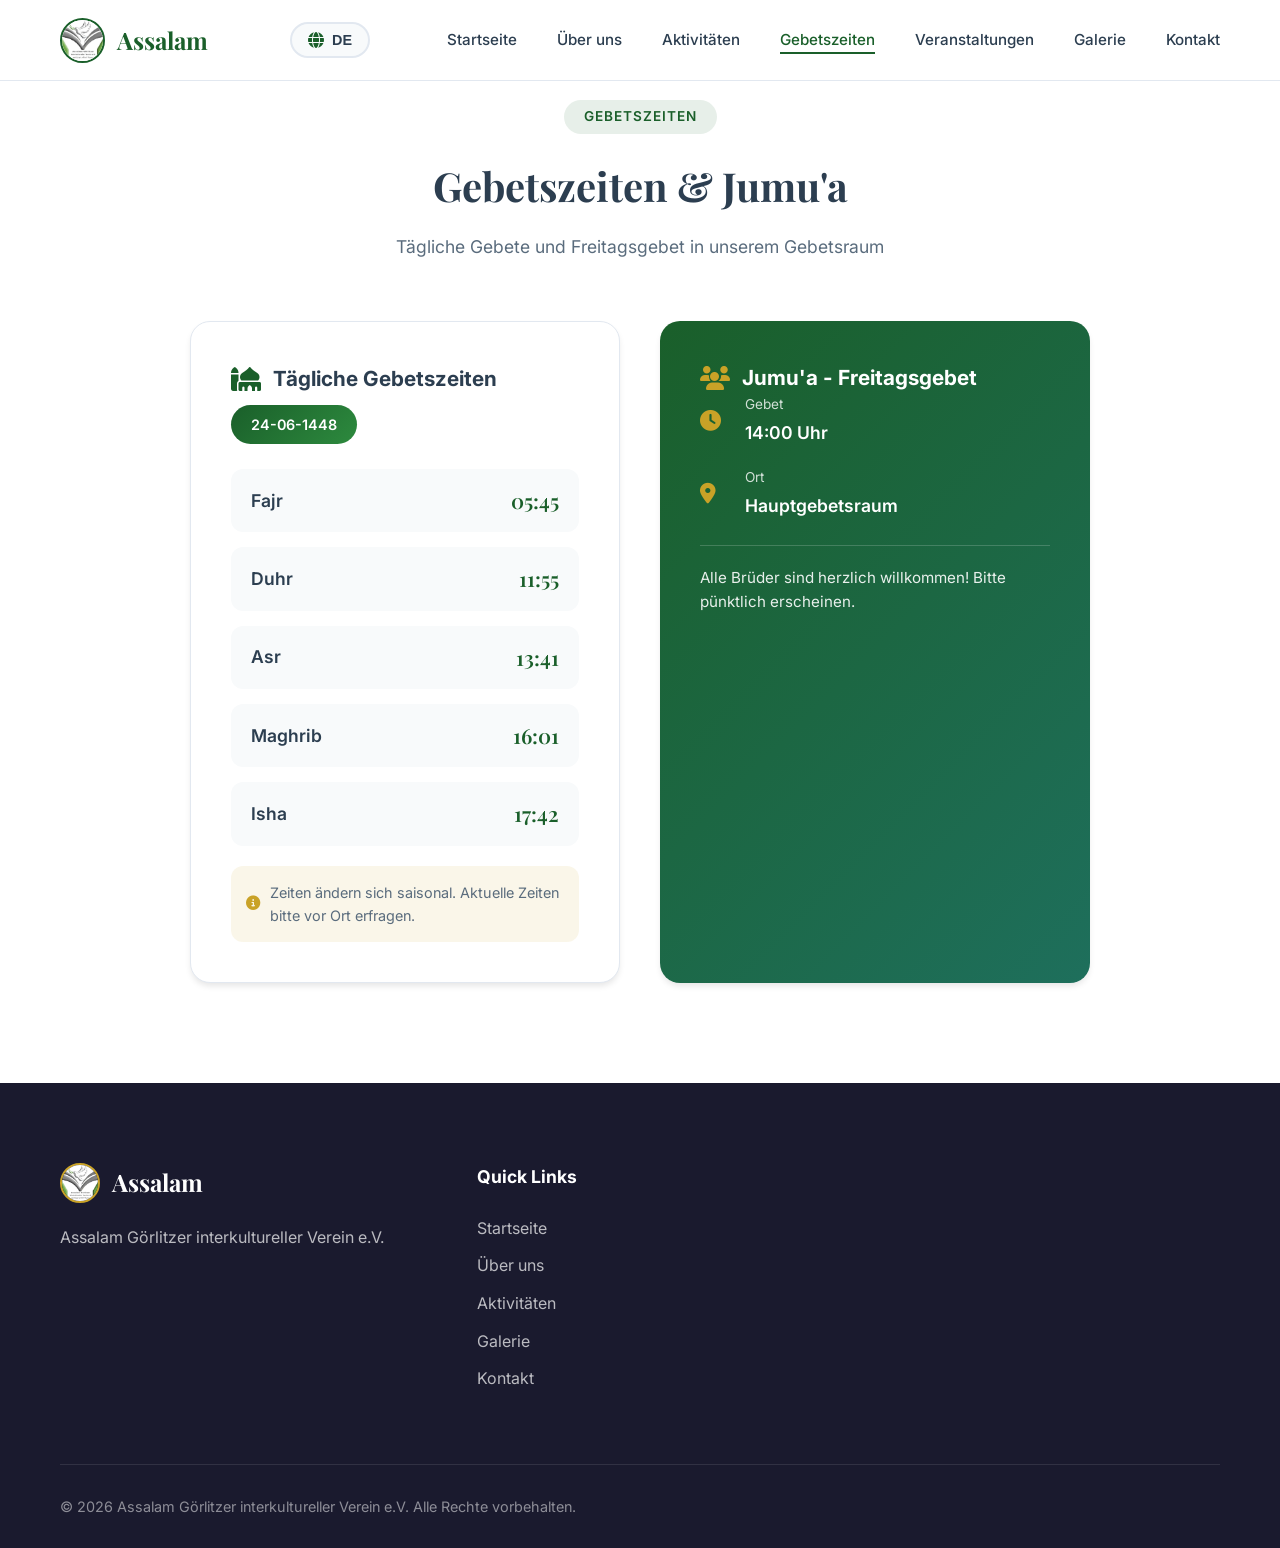
<file: prayer.html>
<!DOCTYPE html>
<html lang="de">
<head>
    <meta charset="UTF-8">
    <meta name="viewport" content="width=device-width, initial-scale=1.0">
    <title>Gebetszeiten - Assalam Görlitzer interkultureller Verein e.V.</title>
    <link rel="stylesheet" href="css/style.css?v=2">
    <link href="https://fonts.googleapis.com/css2?family=Inter:wght@300;400;500;600;700&family=Playfair+Display:wght@600;700&family=Noto+Naskh+Arabic:wght@400;600;700&family=Vazirmatn:wght@300;400;500;600;700&display=swap" rel="stylesheet">
    <link rel="stylesheet" href="https://cdnjs.cloudflare.com/ajax/libs/font-awesome/6.4.0/css/all.min.css">
    <style>.page-content { padding-top: 100px; min-height: 100vh; }</style>
<base target="_blank">
</head>
<body>
    <nav class="navbar" id="navbar">
        <div class="container nav-container">
            <a href="index.html" class="logo">
                <img src="images/LogoAssalam.jpg" alt="Assalam Logo" class="logo-img">
                <span>Assalam</span>
            </a>
            <div class="lang-selector">
                <button class="lang-btn" id="langBtn"><i class="fas fa-globe"></i><span class="current-lang">DE</span></button>
                <div class="lang-dropdown" id="langDropdown">
                    <button data-lang="de" class="active">Deutsch</button>
                     <button data-lang="en">English</button>
                    <button data-lang="pl">Polski</button>
                    <button data-lang="ar">العربية</button>
                    <button data-lang="fa">فارسی</button>
                </div>
            </div>
            <button class="nav-toggle" id="navToggle"><span></span><span></span><span></span></button>
            <ul class="nav-menu" id="navMenu">
                <li><a href="index.html" data-i18n="nav.home">Startseite</a></li>
                <li><a href="about.html" data-i18n="nav.about">Über uns</a></li>
                <li><a href="activities.html" data-i18n="nav.activities">Aktivitäten</a></li>
                <li><a href="prayer.html" class="active" data-i18n="nav.prayer">Gebetszeiten</a></li>
                <li><a href="events.html" data-i18n="nav.events">Veranstaltungen</a></li>
                <li><a href="gallery.html" data-i18n="nav.gallery">Galerie</a></li>
                <li><a href="contact.html" data-i18n="nav.contact">Kontakt</a></li>
            </ul>
        </div>
    </nav>

    <section class="page-content section-padding">
        <div class="container">
            <div class="section-header">
                <span class="section-tag" data-i18n="prayer.tag">Gebetszeiten</span>
                <h2 data-i18n="prayer.title">Gebetszeiten & Jumu'a</h2>
                <p class="section-desc" data-i18n="prayer.desc">Tägliche Gebete und Freitagsgebet in unserem Gebetsraum</p>
            </div>
            <div class="prayer-container">
                <div class="prayer-times-card">
                    <div class="prayer-header">
                        <h3><i class="fas fa-mosque"></i> <span data-i18n="prayer.daily.title">Tägliche Gebetszeiten</span></h3>
                        <div class="hijri-date" id="hijriDate">--</div>
                    </div>
                    <div class="prayer-times-list">
                        <div class="prayer-time-item" data-prayer="fajr">
                            <span class="prayer-name">Fajr</span>
                            <span class="prayer-time" id="fajr">--:--</span>
                        </div>
                        <div class="prayer-time-item" data-prayer="duhr">
                            <span class="prayer-name">Duhr</span>
                            <span class="prayer-time" id="duhr">--:--</span>
                        </div>
                        <div class="prayer-time-item" data-prayer="asr">
                            <span class="prayer-name">Asr</span>
                            <span class="prayer-time" id="asr">--:--</span>
                        </div>
                        <div class="prayer-time-item" data-prayer="maghrib">
                            <span class="prayer-name">Maghrib</span>
                            <span class="prayer-time" id="maghrib">--:--</span>
                        </div>
                        <div class="prayer-time-item" data-prayer="isha">
                            <span class="prayer-name">Isha</span>
                            <span class="prayer-time" id="isha">--:--</span>
                        </div>
                    </div>
                    <p class="prayer-note"><i class="fas fa-info-circle"></i> <span data-i18n="prayer.note">Zeiten ändern sich saisonal. Aktuelle Zeiten bitte vor Ort erfragen.</span></p>
                </div>
                <div class="jumuah-card">
                    <div class="jumuah-content">
                        <h3><i class="fas fa-users"></i> <span data-i18n="prayer.jumuah.title">Jumu'a - Freitagsgebet</span></h3>
                        <div class="jumuah-details">
                            <div class="jumuah-item">
                                <i class="fas fa-clock"></i>
                                <div>
                                    <span class="label" data-i18n="prayer.jumuah.time_label">Gebet</span>
                                    <span class="value">14:00 Uhr</span>
                                </div>
                            </div>
                            <div class="jumuah-item">
                                <i class="fas fa-map-marker-alt"></i>
                                <div>
                                    <span class="label" data-i18n="prayer.jumuah.location_label">Ort</span>
                                    <span class="value" data-i18n="prayer.jumuah.location">Hauptgebetsraum</span>
                                </div>
                            </div>
                        </div>
                        <p class="jumuah-note" data-i18n="prayer.jumuah.note">Alle Brüder sind herzlich willkommen! Bitte pünktlich erscheinen.</p>
                    </div>
                </div>
            </div>
        </div>
    </section>

    <footer class="footer">
        <div class="container">
            <div class="footer-grid">
                <div class="footer-about">
                    <a href="index.html" class="footer-logo">
                        <img src="images/LogoAssalam.jpg" alt="Assalam Logo" class="footer-logo-img">
                        <span>Assalam</span>
                    </a>
                    <p>Assalam Görlitzer interkultureller Verein e.V.</p>
                </div>
                <div class="footer-links">
                    <h4>Quick Links</h4>
                    <ul>
                        <li><a href="index.html">Startseite</a></li>
                        <li><a href="about.html">Über uns</a></li>
                        <li><a href="activities.html">Aktivitäten</a></li>
                        <li><a href="gallery.html">Galerie</a></li>
                        <li><a href="contact.html">Kontakt</a></li>
                    </ul>
                </div>
            </div>
            <div class="footer-bottom">
                <p>&copy; 2026 Assalam Görlitzer interkultureller Verein e.V. Alle Rechte vorbehalten.</p>
            </div>
        </div>
    </footer>
    <script src="js/main.js"></script>
</body>
</html>
</file>
<file: css/style.css>
/* ========================================
   ASSALAM GÖRLITZER INTERKULTURELLER VEREIN E.V.
   Modern, Responsive Website Styles
   Multilingual: DE / EN / AR / FA
   ======================================== */
/* Nascondi menu mobile di default */
@media (max-width: 768px) {
    .nav-menu {
        display: none !important;
        opacity: 0;
        visibility: hidden;
        transform: translateX(-100%);
    }
    .nav-menu.active {
        display: flex !important;
        opacity: 1;
        visibility: visible;
        transform: translateX(0);
    }
}
/* CSS Variables */
:root {
    --primary: #1a5f2a;
    --primary-light: #2d8a3e;
    --primary-dark: #0d3d18;
    --secondary: #c9a227;
    --secondary-light: #e0b83a;
    --accent: #1e6f5c;
    --text: #2c3e50;
    --text-light: #5a6c7d;
    --text-muted: #8e9aaf;
    --bg: #ffffff;
    --bg-light: #f8fafb;
    --bg-dark: #1a1a2e;
    --border: #e2e8f0;
    --shadow: 0 4px 6px -1px rgba(0, 0, 0, 0.1);
    --shadow-lg: 0 20px 25px -5px rgba(0, 0, 0, 0.1);
    --radius: 12px;
    --radius-lg: 20px;
    --transition: all 0.3s ease;
    --font-main: 'Inter', -apple-system, BlinkMacSystemFont, sans-serif;
    --font-heading: 'Playfair Display', Georgia, serif;
    --font-arabic: 'Noto Naskh Arabic', 'Inter', serif;
    --font-farsi: 'Vazirmatn', 'Inter', sans-serif;
}

/* RTL Support for Arabic and Farsi */
[dir="rtl"] {
    direction: rtl;
    text-align: right;
}

[dir="rtl"] .nav-container {
    flex-direction: row-reverse;
}

[dir="rtl"] .nav-menu {
    flex-direction: row-reverse;
}

[dir="rtl"] .hero-content {
    text-align: right;
}

[dir="rtl"] .hero-buttons {
    flex-direction: row-reverse;
}

[dir="rtl"] .about-card {
    text-align: right;
}

[dir="rtl"] .activity-card .activity-content {
    text-align: right;
}

[dir="rtl"] .activity-details li {
    flex-direction: row-reverse;
}

[dir="rtl"] .event-card {
    flex-direction: row-reverse;
    text-align: right;
}

[dir="rtl"] .event-content {
    text-align: right;
}

[dir="rtl"] .contact-card {
    text-align: right;
}

[dir="rtl"] .contact-form-wrapper {
    text-align: right;
}

[dir="rtl"] .footer-about {
    text-align: right;
}

[dir="rtl"] .footer-links {
    text-align: right;
}

[dir="rtl"] .footer-newsletter {
    text-align: right;
}

[dir="rtl"] .prayer-time-item {
    flex-direction: row-reverse;
}

[dir="rtl"] .jumuah-item {
    flex-direction: row-reverse;
}

[dir="rtl"] .gallery-item .gallery-overlay {
    text-align: center;
}

/* Arabic & Farsi Font Styles */
body.lang-ar {
    font-family: var(--font-arabic);
}

body.lang-fa {
    font-family: var(--font-farsi);
}

body.lang-ar h1, body.lang-ar h2, body.lang-ar h3,
body.lang-fa h1, body.lang-fa h2, body.lang-fa h3 {
    font-family: var(--font-arabic);
}

/* Reset & Base */
*, *::before, *::after {
    margin: 0;
    padding: 0;
    box-sizing: border-box;
}

html {
    scroll-behavior: smooth;
    scroll-padding-top: 80px;
}

body {
    font-family: var(--font-main);
    color: var(--text);
    line-height: 1.6;
    background: var(--bg);
    overflow-x: hidden;
}

a {
    text-decoration: none;
    color: inherit;
    transition: var(--transition);
}

ul {
    list-style: none;
}

img {
    max-width: 100%;
    height: auto;
}

/* Container */
.container {
    max-width: 1200px;
    margin: 0 auto;
    padding: 0 20px;
}

/* Section Padding */
.section-padding {
    padding: 100px 0;
}

.bg-light {
    background: var(--bg-light);
}

/* ========================================
   LANGUAGE SELECTOR
   ======================================== */
.lang-selector {
    position: relative;
    margin-left: 20px;
    margin-right: 15px;
}

.lang-btn {
    display: flex;
    align-items: center;
    gap: 8px;
    padding: 8px 16px;
    background: var(--bg-light);
    border: 2px solid var(--border);
    border-radius: 50px;
    cursor: pointer;
    font-weight: 600;
    font-size: 0.9rem;
    color: var(--text);
    transition: var(--transition);
}

.lang-btn:hover {
    border-color: var(--primary);
    background: rgba(26, 95, 42, 0.05);
}

.lang-btn i {
    color: var(--primary);
    font-size: 1rem;
}

.lang-dropdown {
    position: absolute;
    top: 100%;
    right: 0;
    margin-top: 8px;
    background: white;
    border-radius: var(--radius);
    box-shadow: var(--shadow-lg);
    border: 1px solid var(--border);
    min-width: 160px;
    opacity: 0;
    visibility: hidden;
    transform: translateY(-10px);
    transition: var(--transition);
    z-index: 1001;
    overflow: hidden;
}

.lang-dropdown.active {
    opacity: 1;
    visibility: visible;
    transform: translateY(0);
}

.lang-dropdown button {
    display: block;
    width: 100%;
    padding: 12px 20px;
    background: none;
    border: none;
    text-align: left;
    cursor: pointer;
    font-size: 0.95rem;
    color: var(--text);
    transition: var(--transition);
    font-family: inherit;
}

.lang-dropdown button:hover {
    background: var(--bg-light);
    color: var(--primary);
}

.lang-dropdown button.active {
    background: rgba(26, 95, 42, 0.1);
    color: var(--primary);
    font-weight: 600;
}

[dir="rtl"] .lang-dropdown button {
    text-align: right;
}

/* ========================================
   NAVIGATION
   ======================================== */
.navbar {
    position: fixed;
    top: 0;
    left: 0;
    right: 0;
    z-index: 1000;
    background: rgba(255, 255, 255, 0.95);
    backdrop-filter: blur(10px);
    border-bottom: 1px solid var(--border);
    transition: var(--transition);
}

.navbar.scrolled {
    box-shadow: var(--shadow);
}

.nav-container {
    display: flex;
    justify-content: space-between;
    align-items: center;
    height: 80px;
}

.logo {
    display: flex;
    align-items: center;
    gap: 12px;
    font-family: var(--font-heading);
    font-size: 1.5rem;
    font-weight: 700;
    color: var(--primary);
}

.logo-img {
    width: 45px;
    height: 45px;
    border-radius: 50%;
    object-fit: cover;
    border: 2px solid var(--primary);
}

.logo i {
    font-size: 1.8rem;
    color: var(--primary);
}

.nav-menu {
    display: flex;
    gap: 40px;
}

.nav-menu a {
    font-weight: 500;
    font-size: 0.95rem;
    color: var(--text);
    position: relative;
    padding: 5px 0;
}

.nav-menu a::after {
    content: '';
    position: absolute;
    bottom: 0;
    left: 0;
    width: 0;
    height: 2px;
    background: var(--primary);
    transition: var(--transition);
}

[dir="rtl"] .nav-menu a::after {
    left: auto;
    right: 0;
}

.nav-menu a:hover::after,
.nav-menu a.active::after {
    width: 100%;
}

.nav-menu a:hover,
.nav-menu a.active {
    color: var(--primary);
}

/* Mobile Menu Toggle */
.nav-toggle {
    display: none;
    flex-direction: column;
    gap: 5px;
    background: none;
    border: none;
    cursor: pointer;
    padding: 5px;
}

.nav-toggle span {
    display: block;
    width: 25px;
    height: 2px;
    background: var(--text);
    transition: var(--transition);
}

/* ========================================
   HERO SECTION
   ======================================== */
.hero {
    position: relative;
    min-height: 100vh;
    display: flex;
    align-items: center;
    background: linear-gradient(135deg, var(--primary-dark) 0%, var(--primary) 50%, var(--accent) 100%);
    overflow: hidden;
}

.hero::before {
    content: '';
    position: absolute;
    top: 0;
    left: 0;
    right: 0;
    bottom: 0;
    background: url("data:image/svg+xml,%3Csvg width='60' height='60' viewBox='0 0 60 60' xmlns='http://www.w3.org/2000/svg'%3E%3Cg fill='none' fill-rule='evenodd'%3E%3Cg fill='%23ffffff' fill-opacity='0.03'%3E%3Cpath d='M36 34v-4h-2v4h-4v2h4v4h2v-4h4v-2h-4zm0-30V0h-2v4h-4v2h4v4h2V6h4V4h-4zM6 34v-4H4v4H0v2h4v4h2v-4h4v-2H6zM6 4V0H4v4H0v2h4v4h2V6h4V4H6z'/%3E%3C/g%3E%3C/g%3E%3C/svg%3E");
    opacity: 0.5;
}

.hero-overlay {
    position: absolute;
    top: 0;
    left: 0;
    right: 0;
    bottom: 0;
    background: rgba(0, 0, 0, 0.3);
}

.hero-content {
    position: relative;
    z-index: 2;
    max-width: 700px;
    color: white;
    padding-top: 80px;
}

.hero h1 {
    font-family: var(--font-heading);
    font-size: 3.5rem;
    font-weight: 700;
    margin-bottom: 20px;
    line-height: 1.2;
    text-shadow: 2px 2px 4px rgba(0,0,0,0.3);
}

.hero-subtitle {
    font-size: 1.4rem;
    font-weight: 300;
    margin-bottom: 20px;
    opacity: 0.9;
    letter-spacing: 3px;
    text-transform: uppercase;
}

.hero-description {
    font-size: 1.1rem;
    line-height: 1.8;
    margin-bottom: 40px;
    opacity: 0.85;
}

.hero-buttons {
    display: flex;
    gap: 20px;
    flex-wrap: wrap;
}

/* Buttons */
.btn {
    display: inline-flex;
    align-items: center;
    gap: 10px;
    padding: 14px 32px;
    border-radius: 50px;
    font-weight: 600;
    font-size: 0.95rem;
    transition: var(--transition);
    cursor: pointer;
    border: none;
}

.btn-primary {
    background: var(--secondary);
    color: var(--bg-dark);
}

.btn-primary:hover {
    background: var(--secondary-light);
    transform: translateY(-2px);
    box-shadow: 0 10px 20px rgba(201, 162, 39, 0.3);
}

.btn-secondary {
    background: transparent;
    color: white;
    border: 2px solid rgba(255,255,255,0.5);
}

.btn-secondary:hover {
    background: white;
    color: var(--primary);
    border-color: white;
}

.btn-full {
    width: 100%;
    justify-content: center;
}

/* Scroll Indicator */
.scroll-indicator {
    position: absolute;
    bottom: 30px;
    left: 50%;
    transform: translateX(-50%);
    color: white;
    font-size: 1.5rem;
    animation: bounce 2s infinite;
    opacity: 0.7;
    cursor: pointer;
}

@keyframes bounce {
    0%, 20%, 50%, 80%, 100% { transform: translateX(-50%) translateY(0); }
    40% { transform: translateX(-50%) translateY(-10px); }
    60% { transform: translateX(-50%) translateY(-5px); }
}

/* ========================================
   SECTION HEADERS
   ======================================== */
.section-header {
    text-align: center;
    margin-bottom: 60px;
}

.section-tag {
    display: inline-block;
    padding: 6px 20px;
    background: rgba(26, 95, 42, 0.1);
    color: var(--primary);
    border-radius: 50px;
    font-size: 0.85rem;
    font-weight: 600;
    text-transform: uppercase;
    letter-spacing: 1px;
    margin-bottom: 20px;
}

.section-header h2 {
    font-family: var(--font-heading);
    font-size: 2.5rem;
    color: var(--text);
    margin-bottom: 15px;
}

.section-desc {
    font-size: 1.1rem;
    color: var(--text-light);
    max-width: 600px;
    margin: 0 auto;
}

/* ========================================
   ABOUT SECTION
   ======================================== */
.about-grid {
    display: grid;
    grid-template-columns: repeat(4, 1fr);
    gap: 30px;
}

.about-card {
    background: white;
    padding: 40px 30px;
    border-radius: var(--radius-lg);
    text-align: center;
    box-shadow: var(--shadow);
    transition: var(--transition);
    border: 1px solid var(--border);
}

.about-card:hover {
    transform: translateY(-10px);
    box-shadow: var(--shadow-lg);
    border-color: var(--primary-light);
}

.about-icon {
    width: 70px;
    height: 70px;
    background: linear-gradient(135deg, var(--primary), var(--primary-light));
    border-radius: 50%;
    display: flex;
    align-items: center;
    justify-content: center;
    margin: 0 auto 25px;
    color: white;
    font-size: 1.5rem;
}

.about-card h3 {
    font-size: 1.2rem;
    margin-bottom: 15px;
    color: var(--text);
}

.about-card p {
    font-size: 0.95rem;
    color: var(--text-light);
    line-height: 1.7;
}

/* ========================================
   STATS SECTION
   ======================================== */
.stats {
    background: linear-gradient(135deg, var(--primary-dark), var(--primary));
    padding: 80px 0;
    color: white;
}

.stats-grid {
    display: grid;
    grid-template-columns: repeat(4, 1fr);
    gap: 40px;
    text-align: center;
}

.stat-number {
    display: block;
    font-family: var(--font-heading);
    font-size: 3rem;
    font-weight: 700;
    margin-bottom: 10px;
    color: var(--secondary);
}

.stat-label {
    font-size: 1rem;
    opacity: 0.9;
    text-transform: uppercase;
    letter-spacing: 1px;
}

/* ========================================
   ACTIVITIES SECTION
   ======================================== */
.activities-grid {
    display: grid;
    grid-template-columns: repeat(3, 1fr);
    gap: 30px;
}

.activity-card {
    background: white;
    border-radius: var(--radius-lg);
    overflow: hidden;
    box-shadow: var(--shadow);
    transition: var(--transition);
    border: 1px solid var(--border);
}

.activity-card:hover {
    transform: translateY(-5px);
    box-shadow: var(--shadow-lg);
}

.activity-image {
    height: 180px;
    background: linear-gradient(135deg, var(--primary), var(--accent));
    display: flex;
    align-items: center;
    justify-content: center;
    color: white;
    font-size: 3rem;
}

.activity-image.ramadan-bg {
    background: linear-gradient(135deg, #1a1a2e 0%, #16213e 50%, #0f3460 100%);
}

.activity-content {
    padding: 30px;
}

.activity-content h3 {
    font-size: 1.3rem;
    margin-bottom: 10px;
    color: var(--text);
}

.activity-instructor {
    color: var(--primary);
    font-size: 0.9rem;
    margin-bottom: 15px;
    display: flex;
    align-items: center;
    gap: 8px;
    font-weight: 500;
}

[dir="rtl"] .activity-instructor {
    flex-direction: row-reverse;
}

.activity-content > p {
    color: var(--text-light);
    font-size: 0.95rem;
    line-height: 1.7;
    margin-bottom: 20px;
}

.activity-details {
    border-top: 1px solid var(--border);
    padding-top: 20px;
}

.activity-details li {
    display: flex;
    align-items: center;
    gap: 10px;
    color: var(--text-muted);
    font-size: 0.9rem;
    margin-bottom: 8px;
}

.activity-details i {
    color: var(--primary);
    width: 20px;
}

/* ========================================
   PRAYER TIMES SECTION
   ======================================== */
.prayer-container {
    display: grid;
    grid-template-columns: 1fr 1fr;
    gap: 40px;
    max-width: 900px;
    margin: 0 auto;
}

.prayer-times-card,
.jumuah-card {
    background: white;
    border-radius: var(--radius-lg);
    padding: 40px;
    box-shadow: var(--shadow);
    border: 1px solid var(--border);
}

.prayer-header {
    display: flex;
    justify-content: space-between;
    align-items: center;
    margin-bottom: 25px;
    flex-wrap: wrap;
    gap: 10px;
}

.prayer-times-card h3,
.jumuah-content h3 {
    font-size: 1.3rem;
    display: flex;
    align-items: center;
    gap: 12px;
    color: var(--text);
}

.prayer-times-card h3 i,
.jumuah-content h3 i {
    color: var(--primary);
    font-size: 1.5rem;
}

.hijri-date {
    background: rgba(26, 95, 42, 0.1);
    color: var(--primary);
    padding: 6px 16px;
    border-radius: 50px;
    font-size: 0.85rem;
    font-weight: 600;
}

.prayer-times-list {
    display: flex;
    flex-direction: column;
    gap: 15px;
}

.prayer-time-item {
    display: flex;
    justify-content: space-between;
    align-items: center;
    padding: 15px 20px;
    background: var(--bg-light);
    border-radius: var(--radius);
    transition: var(--transition);
}

.prayer-time-item:hover {
    background: rgba(26, 95, 42, 0.05);
}

.prayer-name {
    font-weight: 600;
    color: var(--text);
    font-size: 1.1rem;
}

.prayer-time {
    font-family: var(--font-heading);
    font-size: 1.3rem;
    color: var(--primary);
    font-weight: 600;
}

.prayer-note {
    margin-top: 20px;
    padding: 15px;
    background: rgba(201, 162, 39, 0.1);
    border-radius: var(--radius);
    color: var(--text-light);
    font-size: 0.9rem;
    display: flex;
    align-items: center;
    gap: 10px;
}

.prayer-note i {
    color: var(--secondary);
}

/* Jumuah Card */
.jumuah-card {
    background: linear-gradient(135deg, var(--primary), var(--accent));
    color: white;
    border: none;
}

.jumuah-content h3 {
    color: white;
}

.jumuah-content h3 i {
    color: var(--secondary);
}

.jumuah-details {
    display: flex;
    flex-direction: column;
    gap: 20px;
    margin-bottom: 25px;
}

.jumuah-item {
    display: flex;
    align-items: center;
    gap: 15px;
}

.jumuah-item i {
    font-size: 1.3rem;
    color: var(--secondary);
    width: 30px;
}

.jumuah-item .label {
    display: block;
    font-size: 0.85rem;
    opacity: 0.8;
    margin-bottom: 3px;
}

.jumuah-item .value {
    display: block;
    font-size: 1.1rem;
    font-weight: 600;
}

.jumuah-note {
    padding-top: 20px;
    border-top: 1px solid rgba(255,255,255,0.2);
    font-size: 0.95rem;
    opacity: 0.9;
}

/* ========================================
   EVENTS SECTION
   ======================================== */
.events-timeline {
    display: flex;
    flex-direction: column;
    gap: 30px;
    max-width: 800px;
    margin: 0 auto;
}

.event-card {
    display: flex;
    gap: 30px;
    background: white;
    border-radius: var(--radius-lg);
    padding: 30px;
    box-shadow: var(--shadow);
    border: 1px solid var(--border);
    transition: var(--transition);
}

.event-card:hover {
    transform: translateX(10px);
    box-shadow: var(--shadow-lg);
    border-left: 4px solid var(--primary);
}

[dir="rtl"] .event-card:hover {
    transform: translateX(-10px);
    border-left: none;
    border-right: 4px solid var(--primary);
}

.event-date {
    min-width: 80px;
    height: 80px;
    background: linear-gradient(135deg, var(--primary), var(--primary-light));
    border-radius: var(--radius);
    display: flex;
    flex-direction: column;
    align-items: center;
    justify-content: center;
    color: white;
}

.event-day {
    font-family: var(--font-heading);
    font-size: 2rem;
    font-weight: 700;
    line-height: 1;
}

.event-month {
    font-size: 0.85rem;
    text-transform: uppercase;
    letter-spacing: 1px;
    margin-top: 5px;
}

.event-content h3 {
    font-size: 1.3rem;
    margin-bottom: 10px;
    color: var(--text);
}

.event-meta {
    color: var(--primary);
    font-size: 0.9rem;
    margin-bottom: 12px;
    display: flex;
    align-items: center;
    gap: 8px;
}

[dir="rtl"] .event-meta {
    flex-direction: row-reverse;
}

.event-content > p {
    color: var(--text-light);
    font-size: 0.95rem;
    line-height: 1.7;
    margin-bottom: 15px;
}

.event-tag {
    display: inline-block;
    padding: 5px 15px;
    background: rgba(26, 95, 42, 0.1);
    color: var(--primary);
    border-radius: 50px;
    font-size: 0.8rem;
    font-weight: 600;
    text-transform: uppercase;
}

/* ========================================
   GALLERY SECTION
   ======================================== */
.gallery-grid {
    display: grid;
    grid-template-columns: repeat(3, 1fr);
    gap: 20px;
}

.gallery-item {
    aspect-ratio: 4/3;
    border-radius: var(--radius);
    overflow: hidden;
    background: var(--bg-light);
    border: 2px dashed var(--border);
    transition: var(--transition);
    position: relative;
}

.gallery-item:hover {
    border-color: var(--primary);
    transform: scale(1.02);
}

.gallery-img {
    width: 100%;
    height: 100%;
    object-fit: cover;
}

.gallery-overlay {
    position: absolute;
    bottom: 0;
    left: 0;
    right: 0;
    background: linear-gradient(transparent, rgba(0,0,0,0.7));
    color: white;
    padding: 20px 15px 15px;
    text-align: center;
    font-size: 0.9rem;
}

.gallery-placeholder {
    width: 100%;
    height: 100%;
    display: flex;
    flex-direction: column;
    align-items: center;
    justify-content: center;
    color: var(--text-muted);
    gap: 10px;
}

.gallery-placeholder i {
    font-size: 2rem;
}

.gallery-placeholder span {
    font-size: 0.9rem;
}

/* ========================================
   CONTACT SECTION
   ======================================== */
.contact-grid {
    display: grid;
    grid-template-columns: 1fr 1.2fr;
    gap: 50px;
}

.contact-info {
    display: flex;
    flex-direction: column;
    gap: 25px;
}

.contact-card {
    background: white;
    padding: 30px;
    border-radius: var(--radius-lg);
    box-shadow: var(--shadow);
    border: 1px solid var(--border);
    transition: var(--transition);
}

.contact-card:hover {
    transform: translateY(-3px);
    box-shadow: var(--shadow-lg);
    border-color: var(--primary-light);
}

.contact-card i {
    font-size: 1.5rem;
    color: var(--primary);
    margin-bottom: 15px;
}

.contact-card h3 {
    font-size: 1.1rem;
    margin-bottom: 10px;
    color: var(--text);
}

.contact-card p,
.contact-card a {
    color: var(--text-light);
    font-size: 0.95rem;
    line-height: 1.7;
}

.contact-card a:hover {
    color: var(--primary);
}

/* Contact Form */
.contact-form-wrapper {
    background: white;
    padding: 40px;
    border-radius: var(--radius-lg);
    box-shadow: var(--shadow);
    border: 1px solid var(--border);
}

.form-group {
    margin-bottom: 25px;
}

.form-group label {
    display: block;
    margin-bottom: 8px;
    font-weight: 500;
    color: var(--text);
    font-size: 0.95rem;
}

.form-group input,
.form-group select,
.form-group textarea {
    width: 100%;
    padding: 14px 18px;
    border: 2px solid var(--border);
    border-radius: var(--radius);
    font-family: var(--font-main);
    font-size: 0.95rem;
    color: var(--text);
    transition: var(--transition);
    background: var(--bg-light);
}

body.lang-ar .form-group input,
body.lang-ar .form-group select,
body.lang-ar .form-group textarea,
body.lang-fa .form-group input,
body.lang-fa .form-group select,
body.lang-fa .form-group textarea {
    font-family: var(--font-arabic);
}

.form-group input:focus,
.form-group select:focus,
.form-group textarea:focus {
    outline: none;
    border-color: var(--primary);
    background: white;
}

.form-group textarea {
    resize: vertical;
    min-height: 120px;
}

/* ========================================
   FOOTER
   ======================================== */
.footer {
    background: var(--bg-dark);
    color: white;
    padding: 80px 0 30px;
}

.footer-grid {
    display: grid;
    grid-template-columns: 2fr 1fr 1fr 1.5fr;
    gap: 50px;
    margin-bottom: 60px;
}

.footer-logo {
    display: flex;
    align-items: center;
    gap: 12px;
    font-family: var(--font-heading);
    font-size: 1.5rem;
    font-weight: 700;
    color: white;
    margin-bottom: 20px;
}

.footer-logo-img {
    width: 40px;
    height: 40px;
    border-radius: 50%;
    object-fit: cover;
    border: 2px solid var(--secondary);
}

.footer-logo i {
    color: var(--secondary);
    font-size: 1.8rem;
}

.footer-about p {
    color: rgba(255,255,255,0.7);
    line-height: 1.8;
    margin-bottom: 25px;
}

.social-links {
    display: flex;
    gap: 15px;
}

.social-links a {
    width: 40px;
    height: 40px;
    background: rgba(255,255,255,0.1);
    border-radius: 50%;
    display: flex;
    align-items: center;
    justify-content: center;
    color: white;
    transition: var(--transition);
}

.social-links a:hover {
    background: var(--secondary);
    color: var(--bg-dark);
    transform: translateY(-3px);
}

.footer-links h4 {
    font-size: 1.1rem;
    margin-bottom: 25px;
    color: white;
}

.footer-links ul li {
    margin-bottom: 12px;
}

.footer-links ul li a {
    color: rgba(255,255,255,0.7);
    transition: var(--transition);
}

.footer-links ul li a:hover {
    color: var(--secondary);
    padding-left: 5px;
}

[dir="rtl"] .footer-links ul li a:hover {
    padding-left: 0;
    padding-right: 5px;
}

.footer-newsletter h4 {
    font-size: 1.1rem;
    margin-bottom: 20px;
    color: white;
}

.footer-newsletter p {
    color: rgba(255,255,255,0.7);
    margin-bottom: 20px;
    font-size: 0.95rem;
}

.newsletter-form {
    display: flex;
    gap: 10px;
}

.newsletter-form input {
    flex: 1;
    padding: 12px 18px;
    border: none;
    border-radius: var(--radius);
    background: rgba(255,255,255,0.1);
    color: white;
    font-family: var(--font-main);
}

.newsletter-form input::placeholder {
    color: rgba(255,255,255,0.5);
}

.newsletter-form button {
    width: 45px;
    height: 45px;
    background: var(--secondary);
    border: none;
    border-radius: var(--radius);
    color: var(--bg-dark);
    cursor: pointer;
    transition: var(--transition);
}

.newsletter-form button:hover {
    background: var(--secondary-light);
}

.footer-bottom {
    border-top: 1px solid rgba(255,255,255,0.1);
    padding-top: 30px;
    display: flex;
    justify-content: space-between;
    align-items: center;
    color: rgba(255,255,255,0.5);
    font-size: 0.9rem;
}

.footer-credit i {
    color: #e74c3c;
}

/* ========================================
   BACK TO TOP
   ======================================== */
.back-to-top {
    position: fixed;
    bottom: 30px;
    right: 30px;
    width: 50px;
    height: 50px;
    background: var(--primary);
    color: white;
    border: none;
    border-radius: 50%;
    cursor: pointer;
    opacity: 0;
    visibility: hidden;
    transition: var(--transition);
    z-index: 999;
    display: flex;
    align-items: center;
    justify-content: center;
    font-size: 1.2rem;
    box-shadow: var(--shadow-lg);
}

.back-to-top.visible {
    opacity: 1;
    visibility: visible;
}

.back-to-top:hover {
    background: var(--primary-light);
    transform: translateY(-3px);
}

[dir="rtl"] .back-to-top {
    right: auto;
    left: 30px;
}

/* ========================================
   RESPONSIVE DESIGN
   ======================================== */
@media (max-width: 1024px) {
    .about-grid {
        grid-template-columns: repeat(2, 1fr);
    }

    .activities-grid {
        grid-template-columns: repeat(2, 1fr);
    }

    .gallery-grid {
        grid-template-columns: repeat(2, 1fr);
    }

    .footer-grid {
        grid-template-columns: repeat(2, 1fr);
    }

    .contact-grid {
        grid-template-columns: 1fr;
    }
}

@media (max-width: 768px) {
    .nav-toggle {
        display: flex;
    }

    .nav-menu {
        position: fixed;
        top: 80px;
        left: 0;
        right: 0;
        background: white;
        flex-direction: column;
        padding: 30px;
        gap: 20px;
        box-shadow: var(--shadow-lg);
        transform: translateY(-100%);
        opacity: 0;
        visibility: hidden;
        transition: var(--transition);
    }

    .nav-menu.active {
        transform: translateY(0);
        opacity: 1;
        visibility: visible;
    }

    .hero h1 {
        font-size: 2.2rem;
    }

    .hero-subtitle {
        font-size: 1rem;
    }

    .section-header h2 {
        font-size: 1.8rem;
    }

    .about-grid,
    .activities-grid,
    .stats-grid,
    .gallery-grid {
        grid-template-columns: 1fr;
    }

    .prayer-container {
        grid-template-columns: 1fr;
    }

    .event-card {
        flex-direction: column;
        text-align: center;
    }

    [dir="rtl"] .event-card {
        flex-direction: column;
    }

    .event-date {
        margin: 0 auto;
    }

    .footer-grid {
        grid-template-columns: 1fr;
        text-align: center;
    }

    .social-links {
        justify-content: center;
    }

    .newsletter-form {
        max-width: 400px;
        margin: 0 auto;
    }

    .footer-bottom {
        flex-direction: column;
        gap: 15px;
        text-align: center;
    }

    .hero-buttons {
        flex-direction: column;
    }

    .btn {
        width: 100%;
        justify-content: center;
    }

    .lang-selector {
        margin-left: auto;
        margin-right: 10px;
    }

    .lang-btn {
        padding: 6px 12px;
        font-size: 0.8rem;
    }

    .lang-dropdown {
        right: 0;
        left: auto;
    }
}

@media (max-width: 480px) {
    .section-padding {
        padding: 60px 0;
    }

    .hero h1 {
        font-size: 1.8rem;
    }

    .stat-number {
        font-size: 2rem;
    }

    .contact-form-wrapper {
        padding: 25px;
    }

    .prayer-header {
        flex-direction: column;
        align-items: flex-start;
    }
}

/* ========================================
   ANIMATIONS
   ======================================== */
@keyframes fadeInUp {
    from {
        opacity: 0;
        transform: translateY(30px);
    }
    to {
        opacity: 1;
        transform: translateY(0);
    }
}

.about-card,
.activity-card,
.event-card {
    animation: fadeInUp 0.6s ease forwards;
}

/* Scrollbar Styling */
::-webkit-scrollbar {
    width: 10px;
}

::-webkit-scrollbar-track {
    background: var(--bg-light);
}

::-webkit-scrollbar-thumb {
    background: var(--primary);
    border-radius: 5px;
}

::-webkit-scrollbar-thumb:hover {
    background: var(--primary-light);
}

/* Selection */
::selection {
    background: var(--primary);
    color: white;
}

/* ========================================
   DONATION SECTION (replaces stats)
   ======================================== */
/* ========================================
   DONATION SECTION - UPDATED
   ======================================== */
.donation {
    background: linear-gradient(135deg, #1a5f2a 0%, #2d8a4e 100%);
    padding: 80px 0;
    color: white;
    position: relative;
    overflow: hidden;
}

.donation::before {
    content: '';
    position: absolute;
    top: -50%;
    right: -20%;
    width: 600px;
    height: 600px;
    background: radial-gradient(circle, rgba(255,255,255,0.05) 0%, transparent 70%);
    pointer-events: none;
}

.donation .section-header {
    text-align: center;
    margin-bottom: 50px;
}

.donation .section-tag {
    display: inline-block;
    background: rgba(255,255,255,0.15);
    color: #ffd700;
    padding: 8px 20px;
    border-radius: 50px;
    font-size: 0.85rem;
    font-weight: 600;
    text-transform: uppercase;
    letter-spacing: 1px;
    margin-bottom: 20px;
    border: 1px solid rgba(255,215,0,0.3);
}

.donation h2 {
    font-family: 'Playfair Display', serif;
    font-size: 2.8rem;
    margin-bottom: 15px;
    color: white;
    text-shadow: 0 2px 10px rgba(0,0,0,0.2);
}

.donation .section-desc {
    font-size: 1.2rem;
    opacity: 0.9;
    max-width: 600px;
    margin: 0 auto;
    color: rgba(255,255,255,0.9);
}

.donation-content {
    max-width: 700px;
    margin: 0 auto;
}

.donation-details {
    background: rgba(255,255,255,0.08);
    border-radius: 20px;
    padding: 40px;
    backdrop-filter: blur(10px);
    border: 1px solid rgba(255,255,255,0.15);
    box-shadow: 0 20px 60px rgba(0,0,0,0.2);
}

.donation-details ul {
    list-style: none;
    padding: 0;
    margin: 0;
}

.donation-details li {
    display: flex;
    align-items: flex-start;
    gap: 20px;
    padding: 20px 0;
    border-bottom: 1px solid rgba(255,255,255,0.15);
    transition: all 0.3s ease;
}

.donation-details li:last-of-type {
    border-bottom: none;
}

.donation-details li:hover {
    background: none;        /* Rimuovi sfondo hover */
    margin: 0;               /* Reset margin */
    padding: 20px 0;         /* Mantieni padding normale */
    border-radius: 0;        /* Rimuovi bordo arrotondato */
}

.donation-details i {
    color: #ffd700;
    font-size: 1.6rem;
    width: 45px;
    height: 45px;
    display: flex;
    align-items: center;
    justify-content: center;
    background: rgba(255,215,0,0.15);
    border-radius: 12px;
    flex-shrink: 0;
    margin-top: 5px;
}

.donation-details .label {
    display: block;
    font-size: 0.85rem;
    text-transform: uppercase;
    letter-spacing: 1.5px;
    color: rgba(255,255,255,0.7);
    margin-bottom: 5px;
    font-weight: 500;
}

.donation-details .value {
    display: block;
    font-size: 1.25rem;
    font-weight: 600;
    color: white;
    font-family: 'Courier New', monospace;
    letter-spacing: 1px;
}

.donation-note {
    margin-top: 30px;
    padding: 20px;
    background: rgba(255,215,0,0.1);
    border-radius: 12px;
    border-left: 4px solid #ffd700;
    font-size: 0.95rem;
    color: rgba(255,255,255,0.9);
    display: flex;
    align-items: flex-start;
    gap: 15px;
}

.donation-note i {
    color: #ffd700;
    font-size: 1.3rem;
    flex-shrink: 0;
    margin-top: 2px;
}

[dir="rtl"] .donation-details li {
    flex-direction: row-reverse;
}

[dir="rtl"] .donation-note {
    border-left: none;
    border-right: 4px solid #ffd700;
}

@media (max-width: 768px) {
    .donation { padding: 50px 0; }
    .donation h2 { font-size: 2rem; }
    .donation-details { padding: 25px; margin: 0 15px; }
    .donation-details li { gap: 15px; padding: 15px 0; }
    .donation-details i { font-size: 1.3rem; width: 40px; height: 40px; }
    .donation-details .value { font-size: 1rem; }
}
   .donation {
    background: linear-gradient(135deg, var(--primary-dark), var(--primary));
    padding: 80px 0;
    color: white;
}

.donation-content {
    max-width: 800px;
    margin: 0 auto;
    text-align: center;
}

.donation-icon {
    font-size: 3rem;
    color: var(--secondary);
    margin-bottom: 20px;
}

.donation h2 {
    font-family: var(--font-heading);
    font-size: 2.5rem;
    margin-bottom: 15px;
}

.donation > .container > p {
    font-size: 1.1rem;
    opacity: 0.9;
    margin-bottom: 40px;
    text-align: center;
}

.donation-details {
    background: rgba(255,255,255,0.1);
    border-radius: var(--radius-lg);
    padding: 40px;
    backdrop-filter: blur(10px);
    border: 1px solid rgba(255,255,255,0.2);
}

.donation-details li {
    display: flex;
    align-items: center;
    gap: 15px;
    margin-bottom: 20px;
    font-size: 1.1rem;
}

.donation-details li:last-child {
    margin-bottom: 0;
}

.donation-details i {
    color: #ffd700;
    font-size: 1.6rem;
    width: auto;
    height: auto;
    display: inline-block;
    background: none;        /* Rimuovi sfondo */
    border-radius: 0;        /* Rimuovi bordo arrotondato */
    flex-shrink: 0;
    margin-top: 5px;
}

.donation-details .label {
    display: block;
    font-size: 0.85rem;
    opacity: 0.8;
    margin-bottom: 3px;
}

.donation-details .value {
    display: block;
    font-size: 1.2rem;
    font-weight: 600;
    font-family: monospace;
}

.donation-note {
    margin-top: 25px;
    padding-top: 20px;
    border-top: 1px solid rgba(255,255,255,0.2);
    font-size: 0.95rem;
    opacity: 0.9;
}

[dir="rtl"] .donation-details li {
    flex-direction: row-reverse;
}

@media (max-width: 768px) {
    .donation-details {
        padding: 25px;
    }
    .donation h2 {
        font-size: 1.8rem;
    }
}
/* ========================================
   VERWALTUNGSHILFE CARD (from JSON)
   ======================================== */
#versteltung-card {
    display: none; /* Shown only when versteltung.json has enabled: true */
}

#versteltung-card.visible {
    display: block;
}

.admin-bg {
    background: linear-gradient(135deg, #2c5282, #3182ce) !important;
}

.visit-bg {
    background: linear-gradient(135deg, #744210, #d69e2e) !important;
}

/* ========================================
   HIJRI DATE DISPLAY
   ======================================== */
.hijri-date {
    background: linear-gradient(135deg, var(--primary), var(--primary-light));
    color: white;
    padding: 8px 20px;
    border-radius: 50px;
    font-size: 0.9rem;
    font-weight: 600;
    font-family: var(--font-arabic);
    white-space: nowrap;
}

body.lang-de .hijri-date,
body.lang-en .hijri-date {
    font-family: var(--font-main);
}

/* ========================================
   PRAYER TIMES HIGHLIGHT CURRENT
   ======================================== */
.prayer-time-item.current {
    background: linear-gradient(135deg, rgba(26, 95, 42, 0.1), rgba(45, 138, 62, 0.1));
    border-left: 4px solid var(--primary);
}

[dir="rtl"] .prayer-time-item.current {
    border-left: none;
    border-right: 4px solid var(--primary);
}

.prayer-time-item.current .prayer-name {
    color: var(--primary);
    font-weight: 700;
}

.prayer-time-item.current .prayer-time {
    color: var(--primary-dark);
    font-weight: 700;
}

/* ========================================
   HERO - PROFESSIONAL BACKGROUND
   ======================================== */
/* ========================================
   HERO - DESIGN PROFESSIONALE 2026
   ======================================== */
.hero {
    position: relative;
    min-height: 100vh;
    display: flex;
    align-items: center;
    justify-content: center;
    overflow: hidden;
    background-image: url('../images/verein-assalam.jpg');
    background-position: center center;
    background-size: cover;
    background-repeat: no-repeat;
    background-attachment: scroll;  /* scroll invece di fixed */
}

/* Su schermi più grandi (laptop/desktop) riattiva fixed per l'effetto parallax */
@media (min-width: 769px) {
    .hero {
        background-attachment: fixed;
    }
}


/* Overlay scuro elegante - molto trasparente */
.hero::before {
    content: '';
    position: absolute;
    top: 0;
    left: 0;
    right: 0;
    bottom: 0;
    background: linear-gradient(
        180deg,
        rgba(0, 0, 0, 0.30) 0%,
        rgba(0, 0, 0, 0.50) 50%,
        rgba(0, 0, 0, 0.70) 100%
    );
    z-index: 1;
}

/* Pattern geometrico islamico sottile */
.hero::after {
    content: '';
    position: absolute;
    top: 0;
    left: 0;
    right: 0;
    bottom: 0;
    background-image: url("data:image/svg+xml,%3Csvg width='60' height='60' viewBox='0 0 60 60' xmlns='http://www.w3.org/2000/svg'%3E%3Cg fill='none' fill-rule='evenodd'%3E%3Cg fill='%23ffffff' fill-opacity='0.03'%3E%3Cpath d='M36 34v-4h-2v4h-4v2h4v4h2v-4h4v-2h-4zm0-30V0h-2v4h-4v2h4v4h2V6h4V4h-4zM6 34v-4H4v4H0v2h4v4h2v-4h4v-2H6zM6 4V0H4v4H0v2h4v4h2V6h4V4H6z'/%3E%3C/g%3E%3C/g%3E%3C/svg%3E");
    z-index: 2;
    opacity: 0.5;
}

.hero .container {
    position: relative;
    z-index: 3;
}

.hero-content {
    text-align: center;
    max-width: 900px;
    margin: 0 auto;
    padding: 0 20px;
}

/* Titolo grande e professionale */
.hero-content h1 {
    font-family: 'Playfair Display', serif;
    font-size: 3.8rem;
    font-weight: 700;
    color: white;
    margin-bottom: 25px;
    text-shadow: 0 4px 30px rgba(0,0,0,0.4);
    line-height: 1.2;
    letter-spacing: -0.5px;
}

/* Sottotitolo dorato con linee decorative */
.hero-subtitle {
    font-size: 1.3rem;
    color: #d4af37;
    font-weight: 500;
    letter-spacing: 4px;
    margin-bottom: 30px;
    text-transform: uppercase;
    position: relative;
    display: inline-block;
}

.hero-subtitle::before,
.hero-subtitle::after {
    content: '';
    position: absolute;
    top: 50%;
    width: 60px;
    height: 1px;
    background: rgba(212, 175, 55, 0.5);
}

.hero-subtitle::before {
    right: calc(100% + 20px);
}

.hero-subtitle::after {
    left: calc(100% + 20px);
}

/* Descrizione */
.hero-description {
    font-size: 1.25rem;
    color: rgba(255,255,255,0.85);
    line-height: 1.8;
    margin-bottom: 50px;
    max-width: 650px;
    margin-left: auto;
    margin-right: auto;
    font-weight: 300;
}

/* Bottoni eleganti */
.hero-buttons {
    display: flex;
    gap: 25px;
    justify-content: center;
    flex-wrap: wrap;
}

.hero-buttons .btn-primary {
    background: transparent;
    color: white;
    padding: 16px 45px;
    font-size: 1.1rem;
    font-weight: 600;
    border-radius: 50px;
    border: 2px solid #d4af37;
    transition: all 0.4s ease;
    position: relative;
    overflow: hidden;
}

/* Effetto shine al hover */
.hero-buttons .btn-primary::before {
    content: '';
    position: absolute;
    top: 0;
    left: -100%;
    width: 100%;
    height: 100%;
    background: linear-gradient(90deg, transparent, rgba(212, 175, 55, 0.3), transparent);
    transition: left 0.5s ease;
}

.hero-buttons .btn-primary:hover::before {
    left: 100%;
}

.hero-buttons .btn-primary:hover {
    background: #d4af37;
    color: #1a1a1a;
    transform: translateY(-3px);
    box-shadow: 0 10px 40px rgba(212, 175, 55, 0.3);
}

.hero-buttons .btn-secondary {
    background: rgba(255,255,255,0.1);
    color: white;
    padding: 16px 45px;
    font-size: 1.1rem;
    font-weight: 600;
    border-radius: 50px;
    border: 2px solid rgba(255,255,255,0.3);
    transition: all 0.4s ease;
    backdrop-filter: blur(10px);
}

.hero-buttons .btn-secondary:hover {
    background: rgba(255,255,255,0.2);
    border-color: rgba(255,255,255,0.5);
    transform: translateY(-3px);
}

/* Scroll indicator */
.scroll-indicator {
    position: absolute;
    bottom: 40px;
    left: 50%;
    transform: translateX(-50%);
    z-index: 3;
    animation: bounce 2s infinite;
}

.scroll-indicator i {
    color: rgba(255,255,255,0.6);
    font-size: 1.5rem;
}

@keyframes bounce {
    0%, 20%, 50%, 80%, 100% { transform: translateX(-50%) translateY(0); }
    40% { transform: translateX(-50%) translateY(-15px); }
    60% { transform: translateX(-50%) translateY(-8px); }
}

/* Mobile */
@media (max-width: 768px) {
    .hero-content h1 {
        font-size: 2.4rem;
    }
    .hero-subtitle {
        font-size: 1rem;
        letter-spacing: 2px;
    }
    .hero-subtitle::before,
    .hero-subtitle::after {
        width: 30px;
    }
    .hero-description {
        font-size: 1rem;
    }
    .hero-buttons .btn-primary,
    .hero-buttons .btn-secondary {
        padding: 14px 35px;
        font-size: 1rem;
    }
}
</file>
